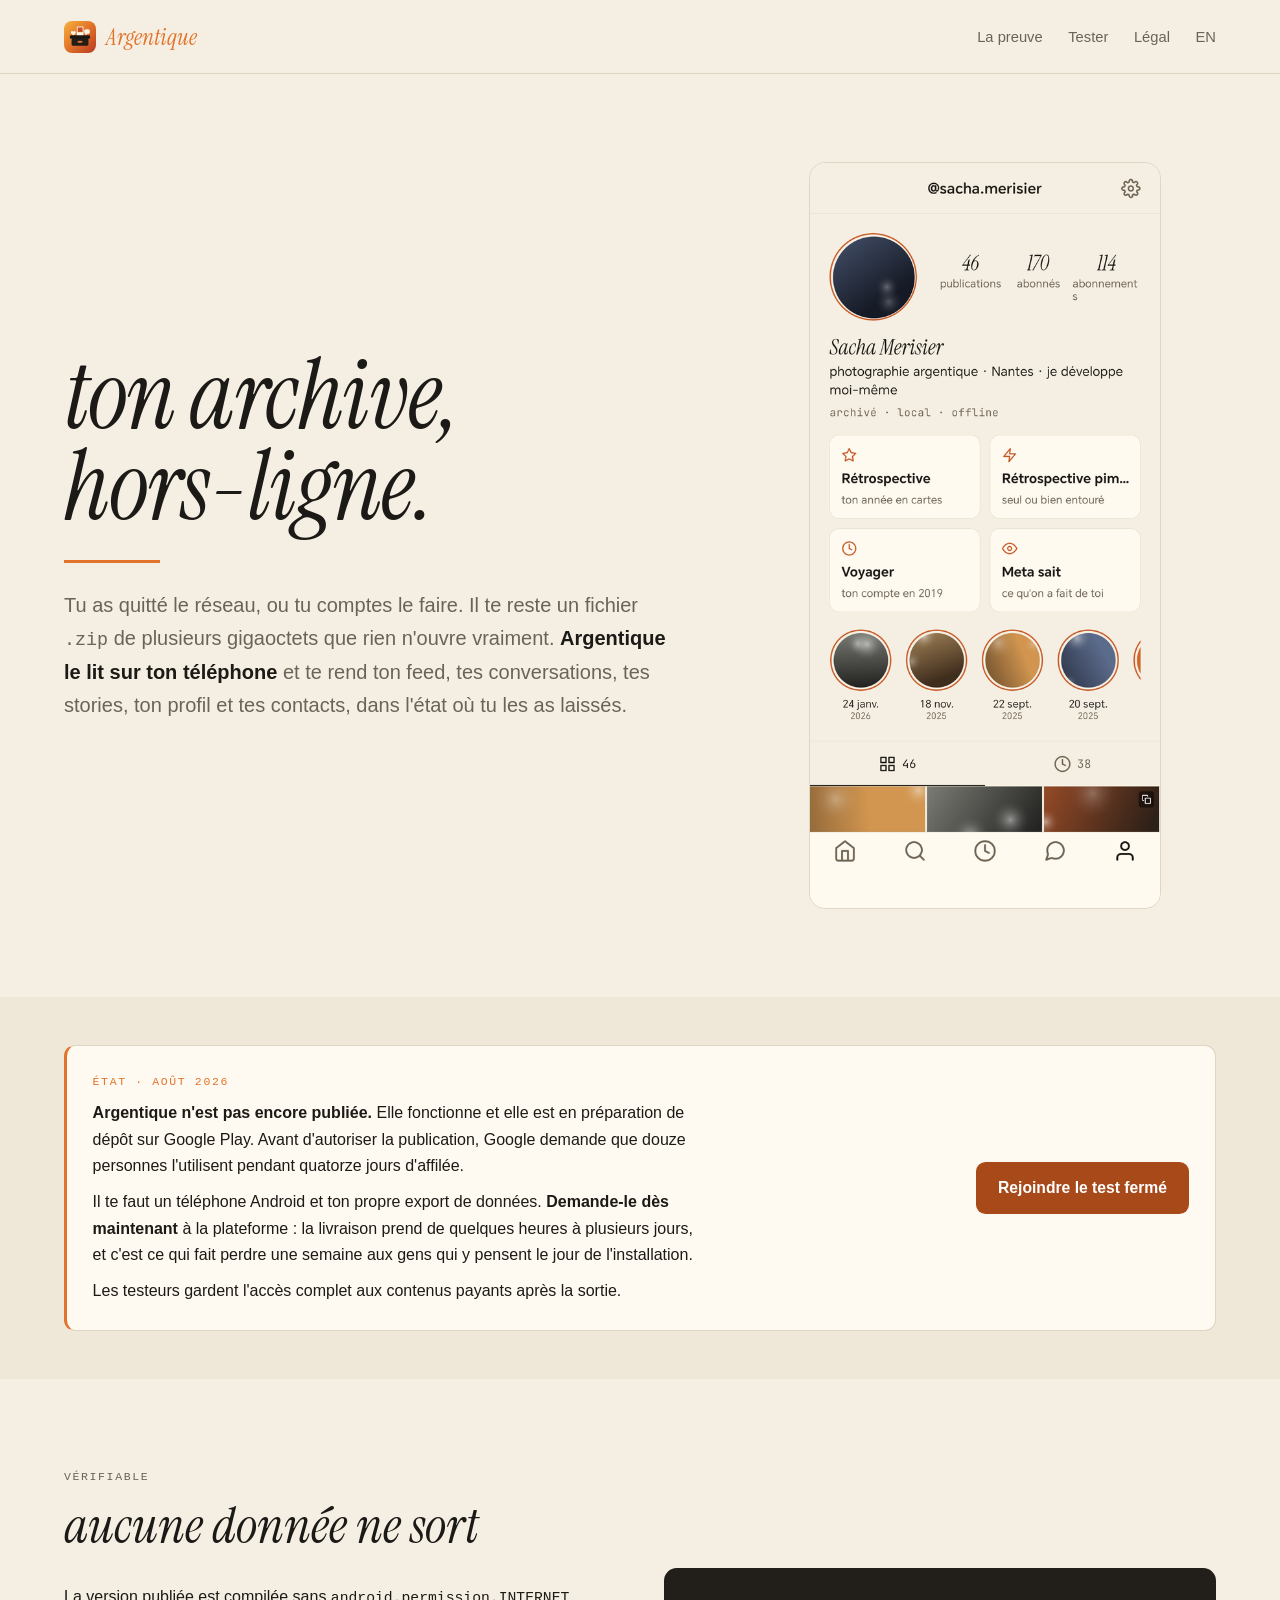
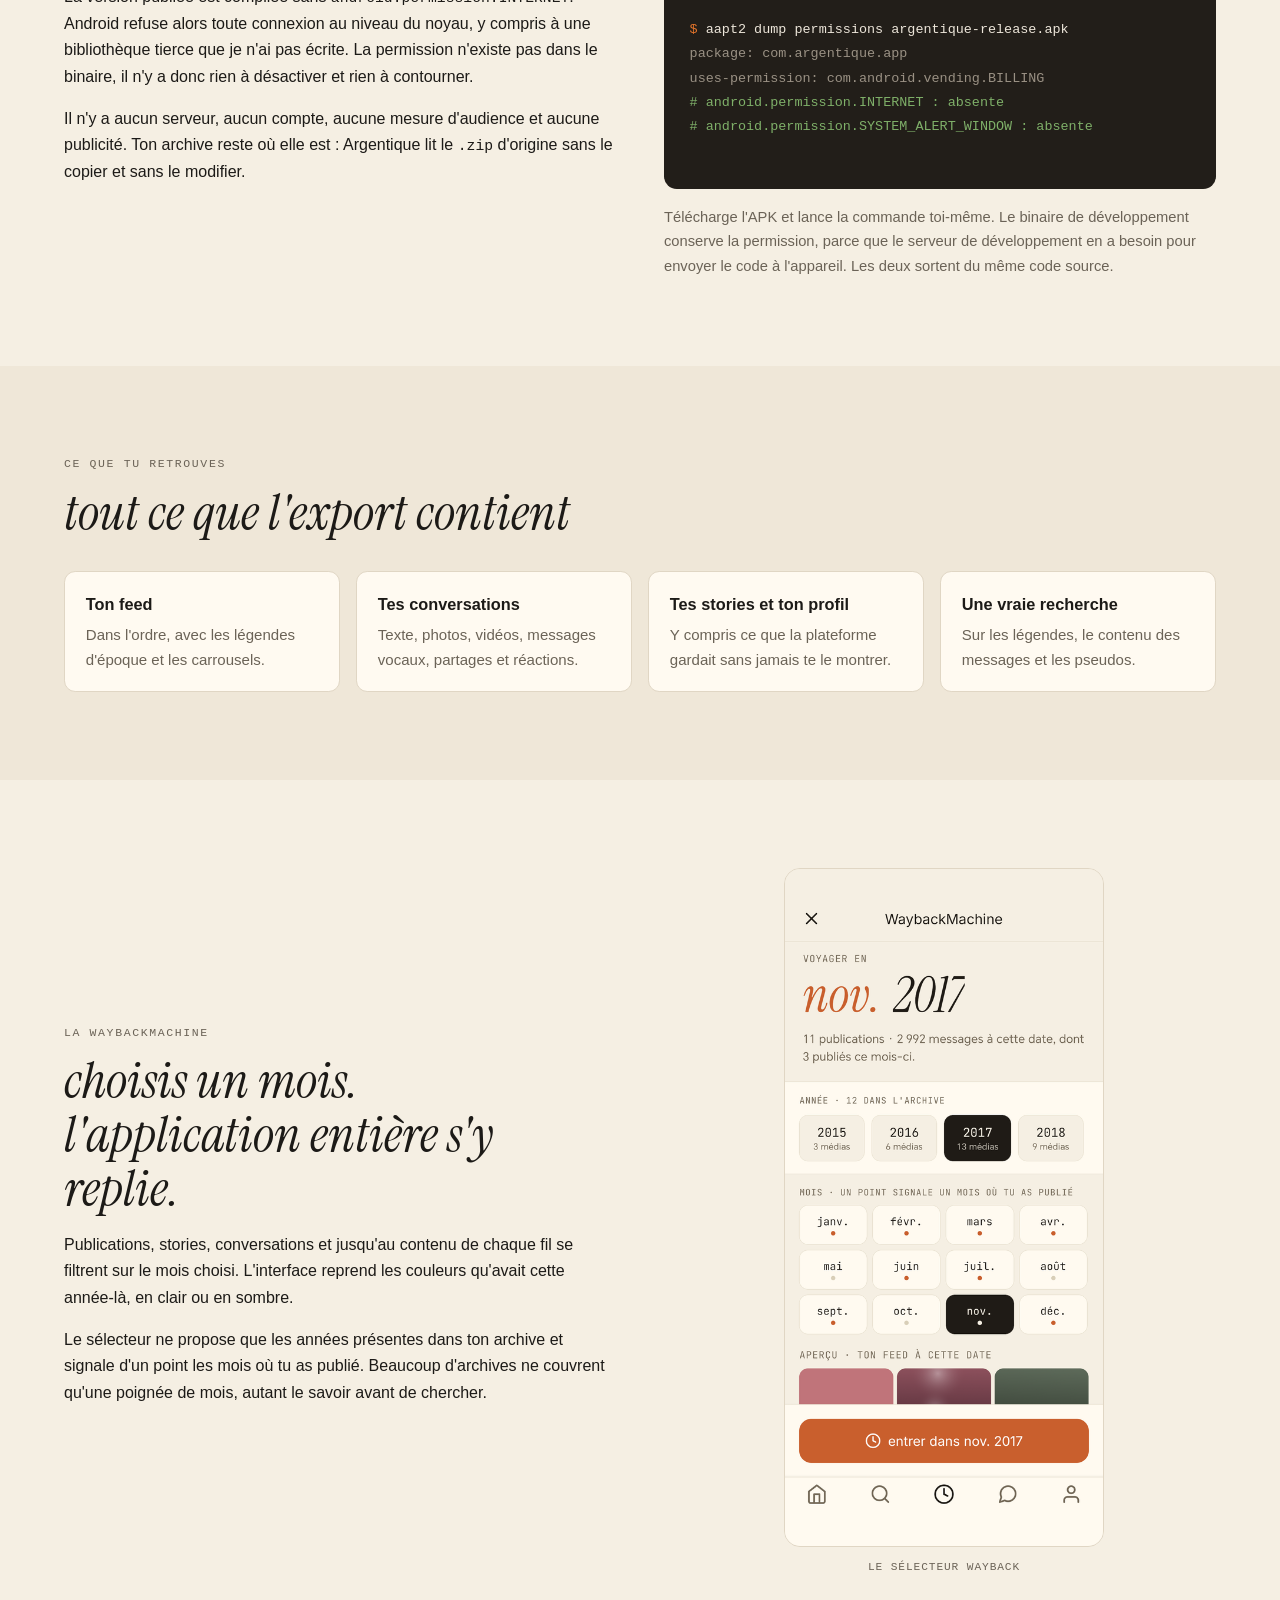
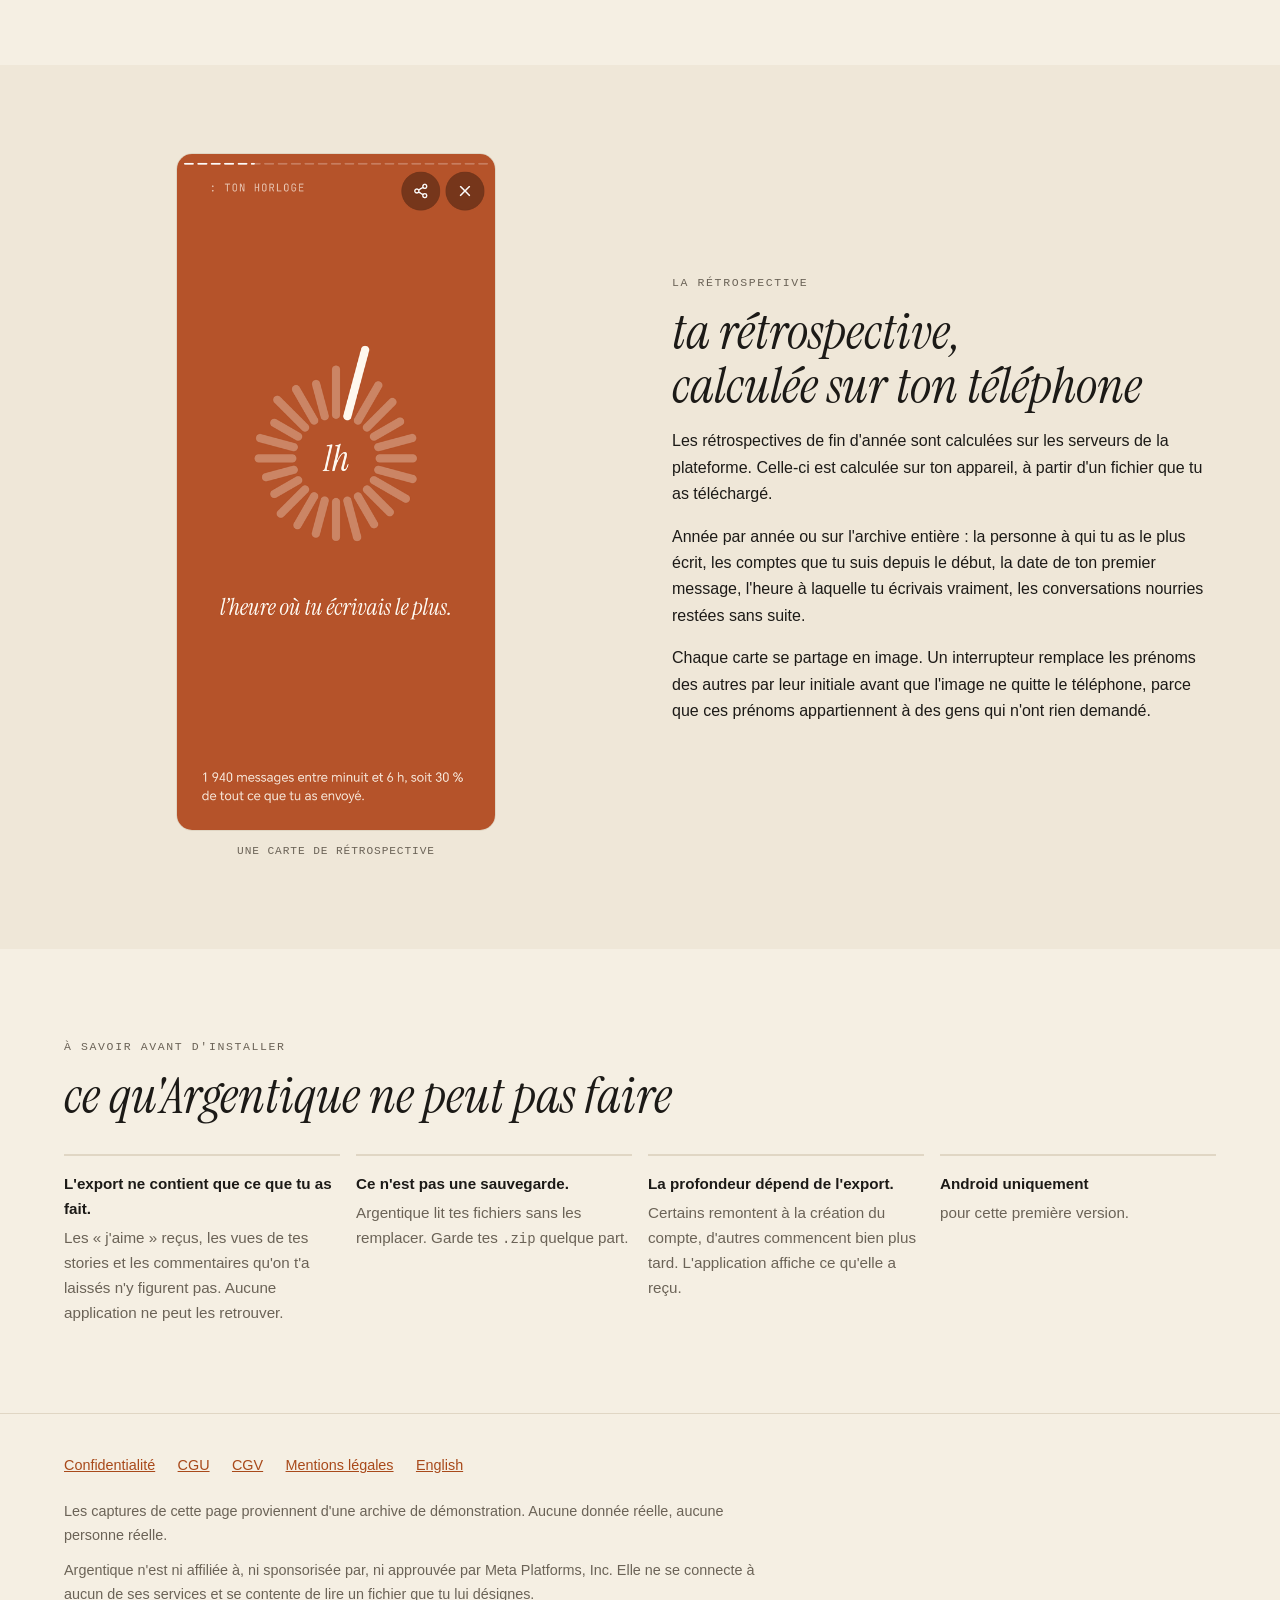
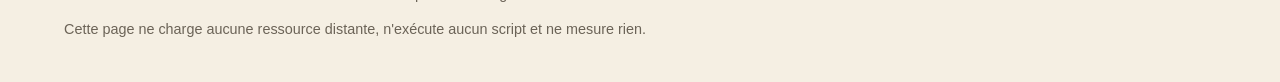
<file: index.html>
<!doctype html>
<html lang="fr">
<head>
<meta charset="utf-8">
<meta name="viewport" content="width=device-width, initial-scale=1">
<title>Argentique : ton archive de réseau social, hors-ligne</title>
<meta name="description" content="Argentique lit l'export de données que tu télécharges et te rend ton feed, tes conversations, tes stories et ta rétrospective. Sur ton téléphone, sans compte et sans connexion. La version publiée est compilée sans la permission Android d'accès à Internet.">
<link rel="stylesheet" href="accueil.css">
<link rel="icon" href="img/favicon.png" type="image/png">
<link rel="apple-touch-icon" href="img/apple-touch-icon.png">
<meta property="og:type" content="website">
<meta property="og:title" content="Argentique : ton archive, hors-ligne">
<meta property="og:description" content="Lis ton export de données sur ton téléphone. Aucun compte, aucun serveur, et pas même la permission d'accès à Internet.">
<meta property="og:image" content="img/og.png">
<meta name="twitter:card" content="summary_large_image">
</head>
<body>

<header class="top">
  <div class="page">
    <a class="brand" href="./"><img src="img/icon.png" alt="" width="32" height="32">Argentique</a>
    <nav>
      <a href="#preuve">La preuve</a>
      <a href="#tester">Tester</a>
      <a href="legal/">Légal</a>
      <a href="en/">EN</a>
    </nav>
  </div>
</header>

<main>

<section class="band hero">
  <div class="page">
    <div>
      <h1>ton archive,<br>hors-ligne.</h1>
      <hr class="rule-accent">
      <p class="lede">
        Tu as quitté le réseau, ou tu comptes le faire. Il te reste un fichier
        <code>.zip</code> de plusieurs gigaoctets que rien n'ouvre vraiment.
        <strong>Argentique le lit sur ton téléphone</strong> et te rend ton feed,
        tes conversations, tes stories, ton profil et tes contacts, dans l'état
        où tu les as laissés.
      </p>
    </div>
    <figure class="hero-shot">
      <img src="img/ecran-profil.png" alt="L'écran de profil d'Argentique : publications, abonnés, et l'accès aux quatre fonctionnalités." width="540" height="1149">
    </figure>
  </div>
</section>

<!-- ─── Le bandeau d'état ────────────────────────────────────────────────
     Il dit où en est le projet au lieu d'afficher un bouton de téléchargement
     qui ne mène nulle part. Tant que l'application n'est pas publiée, le travail
     de cette page est de recruter des testeurs. -->
<section class="band alt tight">
  <div class="page">
    <div class="status" id="tester">
      <div class="status-text">
        <p class="label">état · août 2026</p>
        <p>
          <strong>Argentique n'est pas encore publiée.</strong> Elle fonctionne et
          elle est en préparation de dépôt sur Google Play. Avant d'autoriser la
          publication, Google demande que douze personnes l'utilisent pendant
          quatorze jours d'affilée.
        </p>
        <p>
          Il te faut un téléphone Android et ton propre export de données.
          <strong>Demande-le dès maintenant</strong> à la plateforme : la
          livraison prend de quelques heures à plusieurs jours, et c'est ce qui
          fait perdre une semaine aux gens qui y pensent le jour de
          l'installation.
        </p>
        <p>
          Les testeurs gardent l'accès complet aux contenus payants après la
          sortie.
        </p>
      </div>
      <a class="cta" href="mailto:noah.baron.pro@proton.me?subject=Je%20veux%20tester%20Argentique">Rejoindre le test fermé</a>
    </div>
  </div>
</section>

<!-- ─── La preuve ────────────────────────────────────────────────────────
     La section qui distingue le produit de tout ce qui lui ressemble : une
     affirmation que le lecteur peut réfuter lui-même, sur le binaire publié,
     sans avoir à faire confiance à qui que ce soit. -->
<section class="band" id="preuve">
  <div class="page">
    <p class="eyebrow">vérifiable</p>
    <h2>aucune donnée ne sort</h2>

    <div class="proof-grid">
      <div>
        <p>
          La version publiée est compilée sans
          <code>android.permission.INTERNET</code>. Android refuse alors toute
          connexion au niveau du noyau, y compris à une bibliothèque tierce que
          je n'ai pas écrite. La permission n'existe pas dans le binaire, il n'y
          a donc rien à désactiver et rien à contourner.
        </p>
        <p>
          Il n'y a aucun serveur, aucun compte, aucune mesure d'audience et
          aucune publicité. Ton archive reste où elle est : Argentique lit le
          <code>.zip</code> d'origine sans le copier et sans le modifier.
        </p>
      </div>

      <div>
        <div class="proof">
<span class="prompt">$</span> aapt2 dump permissions argentique-release.apk
<span class="out">package: com.argentique.app</span>
<span class="out">uses-permission: com.android.vending.BILLING</span>
<span class="hit"># android.permission.INTERNET : absente</span>
<span class="hit"># android.permission.SYSTEM_ALERT_WINDOW : absente</span>
        </div>
        <p class="proof-note">
          Télécharge l'APK et lance la commande toi-même. Le binaire de
          développement conserve la permission, parce que le serveur de
          développement en a besoin pour envoyer le code à l'appareil. Les deux
          sortent du même code source.
        </p>
      </div>
    </div>
  </div>
</section>

<!-- ─── Ce qu'on retrouve ──────────────────────────────────────────────── -->
<section class="band alt">
  <div class="page">
    <p class="eyebrow">ce que tu retrouves</p>
    <h2>tout ce que l'export contient</h2>

    <ul class="features">
      <li>
        <h3>Ton feed</h3>
        <p>Dans l'ordre, avec les légendes d'époque et les carrousels.</p>
      </li>
      <li>
        <h3>Tes conversations</h3>
        <p>Texte, photos, vidéos, messages vocaux, partages et réactions.</p>
      </li>
      <li>
        <h3>Tes stories et ton profil</h3>
        <p>Y compris ce que la plateforme gardait sans jamais te le montrer.</p>
      </li>
      <li>
        <h3>Une vraie recherche</h3>
        <p>Sur les légendes, le contenu des messages et les pseudos.</p>
      </li>
    </ul>
  </div>
</section>

<!-- ─── WaybackMachine ──────────────────────────────────────────────────
     Aucune année n'est nommée ici, et c'est délibéré : la profondeur d'une
     archive dépend de ce que l'export contient, pas de l'application. Promettre
     « revis ton 2016 » tromperait tous ceux dont l'archive commence plus tard. -->
<section class="band">
  <div class="page split">
    <div>
      <p class="eyebrow">la waybackmachine</p>
      <h2>choisis un mois.<br>l'application entière s'y replie.</h2>
      <p>
        Publications, stories, conversations et jusqu'au contenu de chaque fil se
        filtrent sur le mois choisi. L'interface reprend les couleurs qu'avait
        cette année-là, en clair ou en sombre.
      </p>
      <p>
        Le sélecteur ne propose que les années présentes dans ton archive et
        signale d'un point les mois où tu as publié. Beaucoup d'archives ne
        couvrent qu'une poignée de mois, autant le savoir avant de chercher.
      </p>
    </div>
    <figure>
      <img src="img/ecran-wayback.png" alt="Le sélecteur de la WaybackMachine : les années présentes dans l'archive et les mois habités." width="540" height="1149" loading="lazy">
      <figcaption>Le sélecteur Wayback</figcaption>
    </figure>
  </div>
</section>

<!-- ─── Rétrospective ─────────────────────────────────────────────────── -->
<section class="band alt">
  <div class="page split reverse">
    <div>
      <p class="eyebrow">la rétrospective</p>
      <h2>ta rétrospective,<br>calculée sur ton téléphone</h2>
      <p>
        Les rétrospectives de fin d'année sont calculées sur les serveurs de la
        plateforme. Celle-ci est calculée sur ton appareil, à partir d'un fichier
        que tu as téléchargé.
      </p>
      <p>
        Année par année ou sur l'archive entière : la personne à qui tu as le plus
        écrit, les comptes que tu suis depuis le début, la date de ton premier
        message, l'heure à laquelle tu écrivais vraiment, les conversations
        nourries restées sans suite.
      </p>
      <p>
        Chaque carte se partage en image. Un interrupteur remplace les prénoms des
        autres par leur initiale avant que l'image ne quitte le téléphone, parce
        que ces prénoms appartiennent à des gens qui n'ont rien demandé.
      </p>
    </div>
    <figure>
      <img src="img/ecran-retrospective.png" alt="Une carte de rétrospective montrant l'heure à laquelle l'utilisateur écrivait le plus." width="540" height="1149" loading="lazy">
      <figcaption>Une carte de rétrospective</figcaption>
    </figure>
  </div>
</section>

<!-- ─── Les limites ─────────────────────────────────────────────────────
     Cette section n'est pas de la modestie. C'est ce qui rend le reste
     crédible. -->
<section class="band">
  <div class="page">
    <p class="eyebrow">à savoir avant d'installer</p>
    <h2>ce qu'Argentique ne peut pas faire</h2>

    <ul class="limits">
      <li>
        <strong>L'export ne contient que ce que tu as fait.</strong>
        Les « j'aime » reçus, les vues de tes stories et les commentaires qu'on
        t'a laissés n'y figurent pas. Aucune application ne peut les retrouver.
      </li>
      <li>
        <strong>Ce n'est pas une sauvegarde.</strong>
        Argentique lit tes fichiers sans les remplacer. Garde tes
        <code>.zip</code> quelque part.
      </li>
      <li>
        <strong>La profondeur dépend de l'export.</strong>
        Certains remontent à la création du compte, d'autres commencent bien plus
        tard. L'application affiche ce qu'elle a reçu.
      </li>
      <li>
        <strong>Android uniquement</strong>
        pour cette première version.
      </li>
    </ul>
  </div>
</section>

</main>

<footer>
  <div class="page">
    <nav>
      <a href="legal/confidentialite.html">Confidentialité</a>
      <a href="legal/cgu.html">CGU</a>
      <a href="legal/cgv.html">CGV</a>
      <a href="legal/mentions-legales.html">Mentions légales</a>
      <a href="en/">English</a>
    </nav>
    <p>
      Les captures de cette page proviennent d'une archive de démonstration.
      Aucune donnée réelle, aucune personne réelle.
    </p>
    <p>
      Argentique n'est ni affiliée à, ni sponsorisée par, ni approuvée par Meta
      Platforms, Inc. Elle ne se connecte à aucun de ses services et se contente
      de lire un fichier que tu lui désignes.
    </p>
    <p>
      Cette page ne charge aucune ressource distante, n'exécute aucun script et
      ne mesure rien.
    </p>
  </div>
</footer>

</body>
</html>
</file>
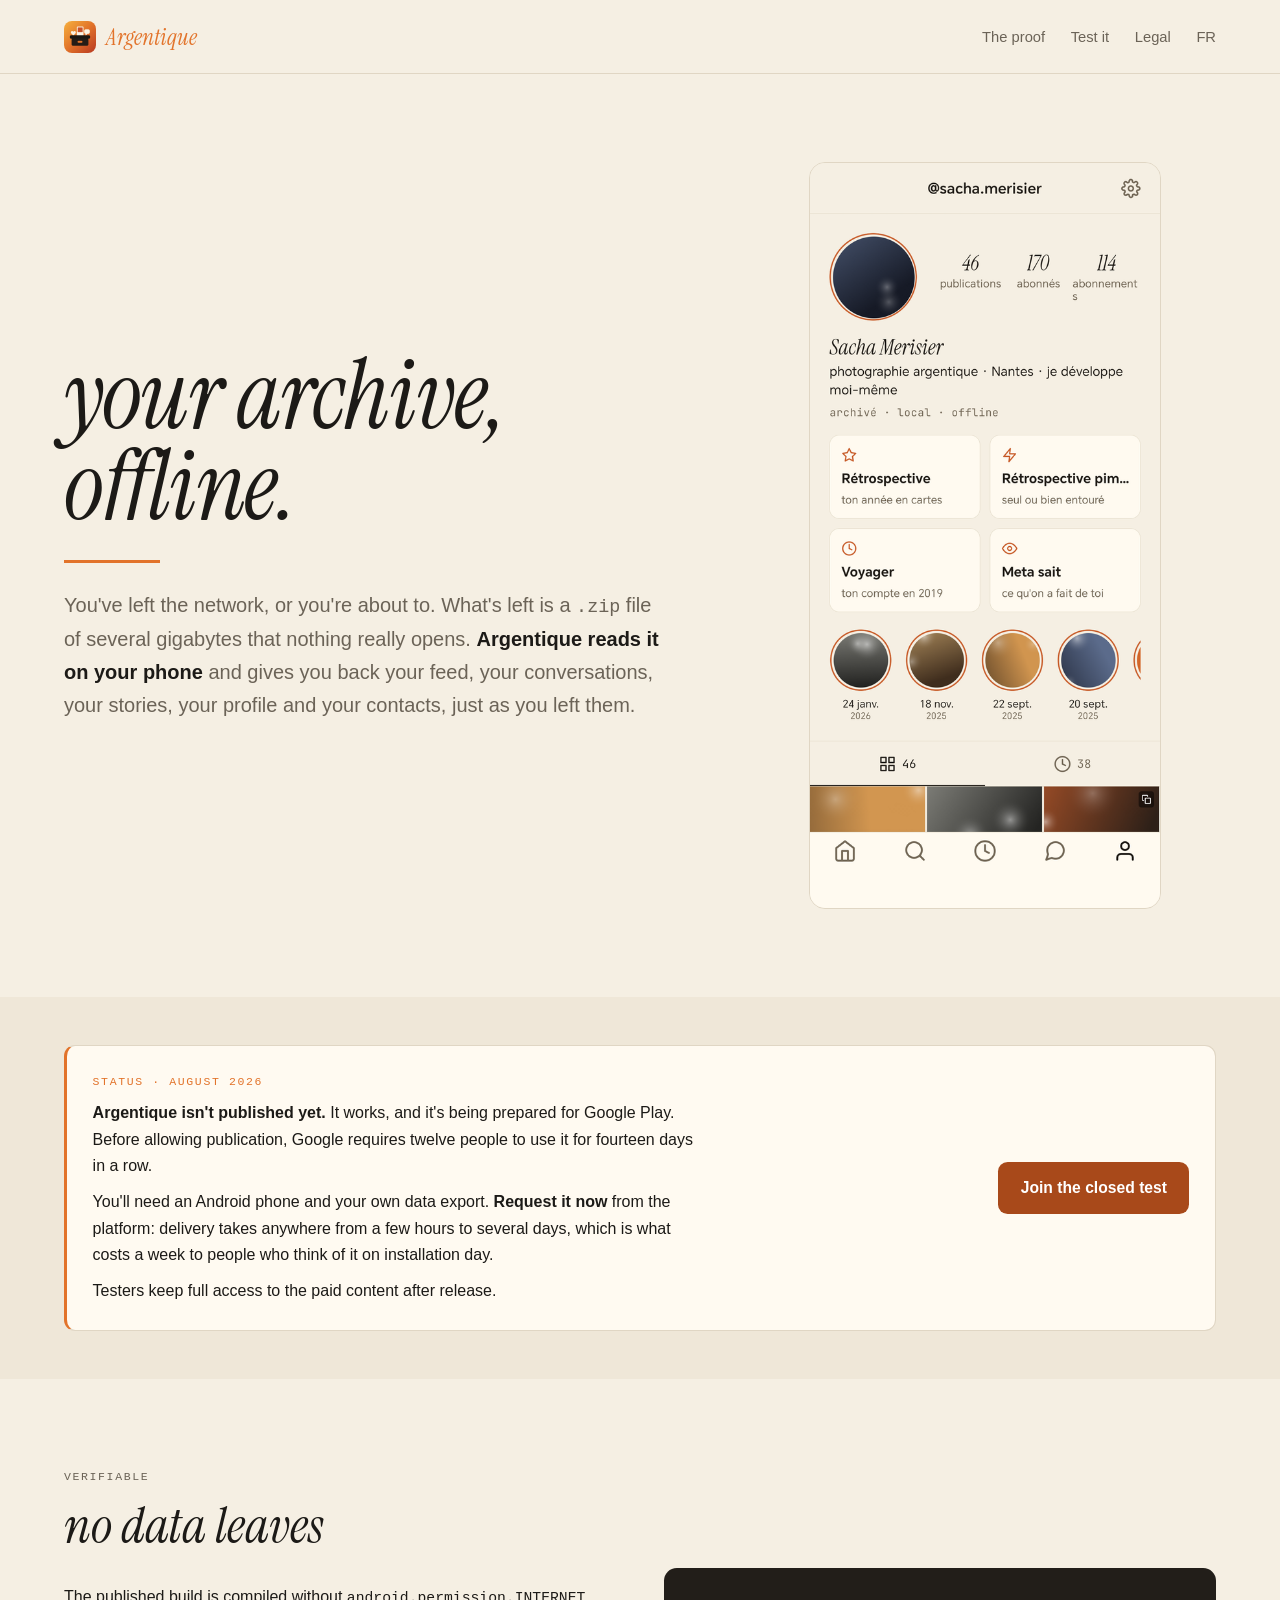
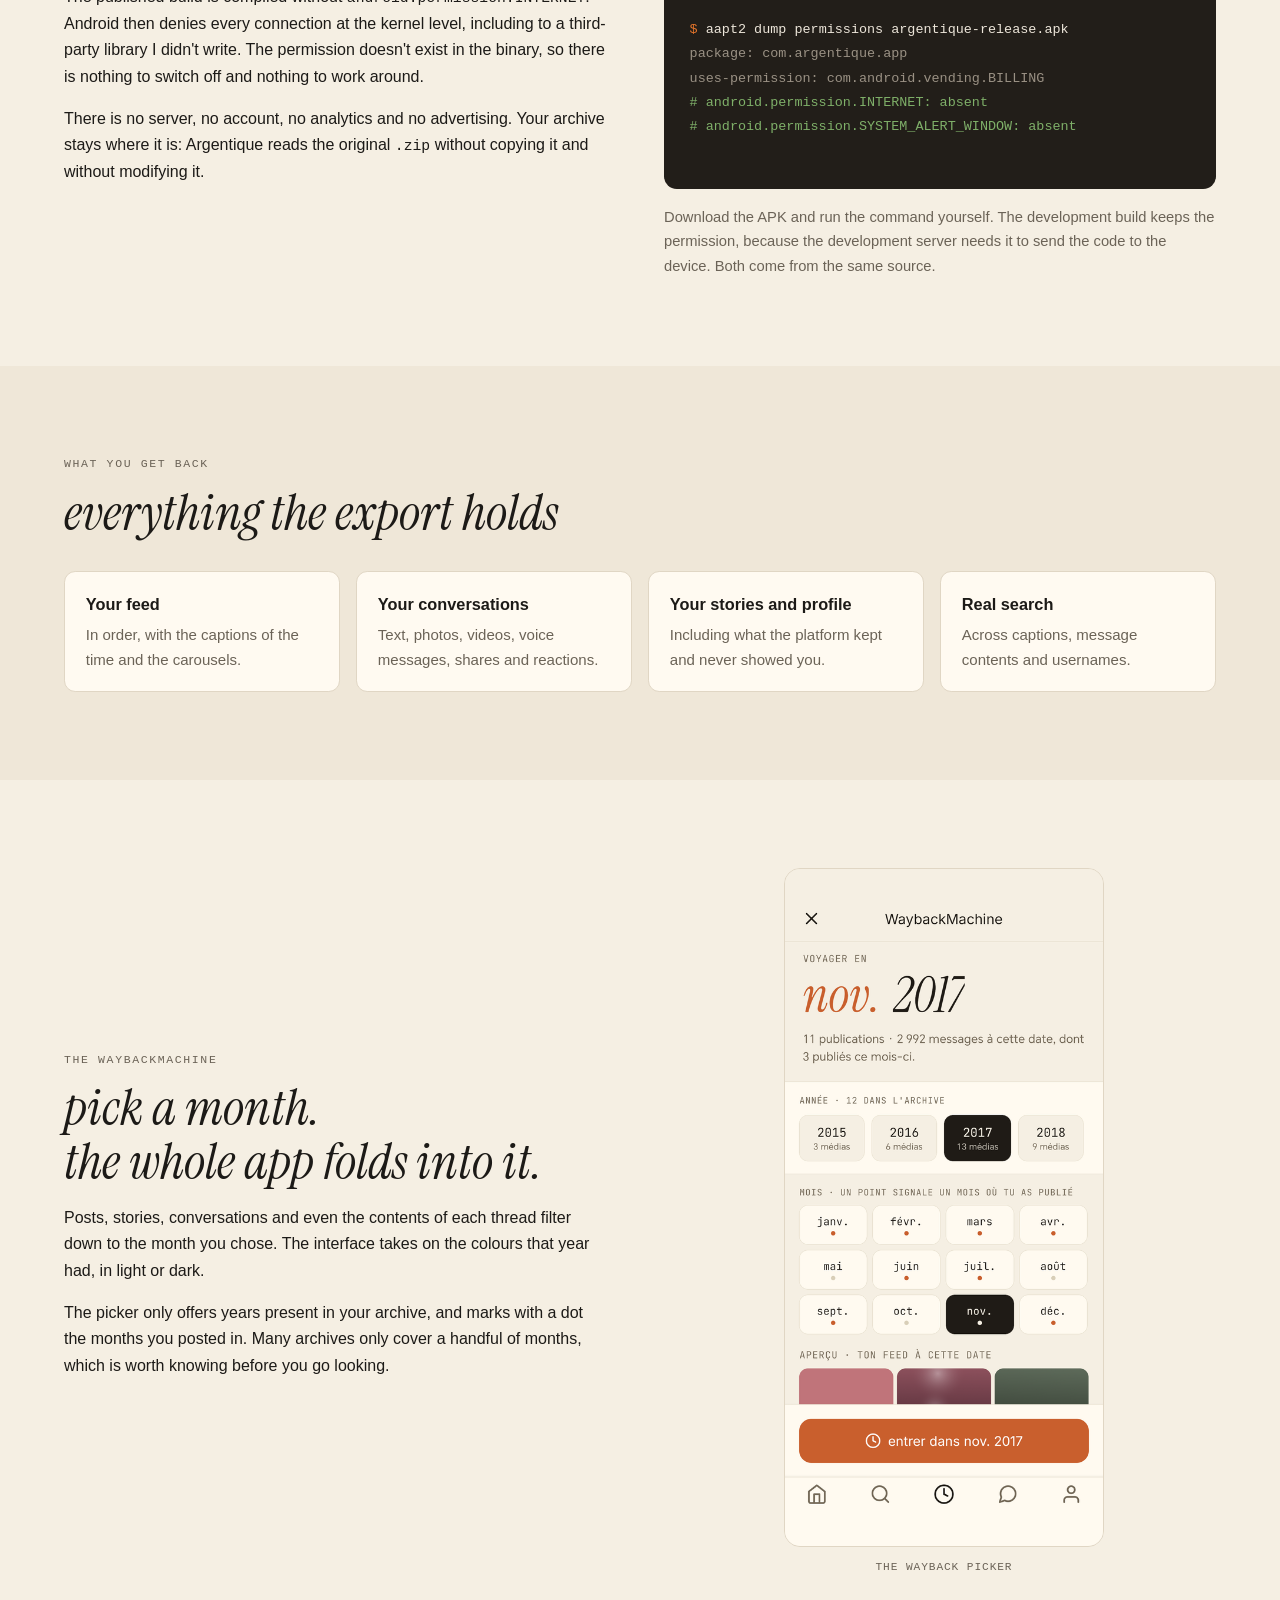
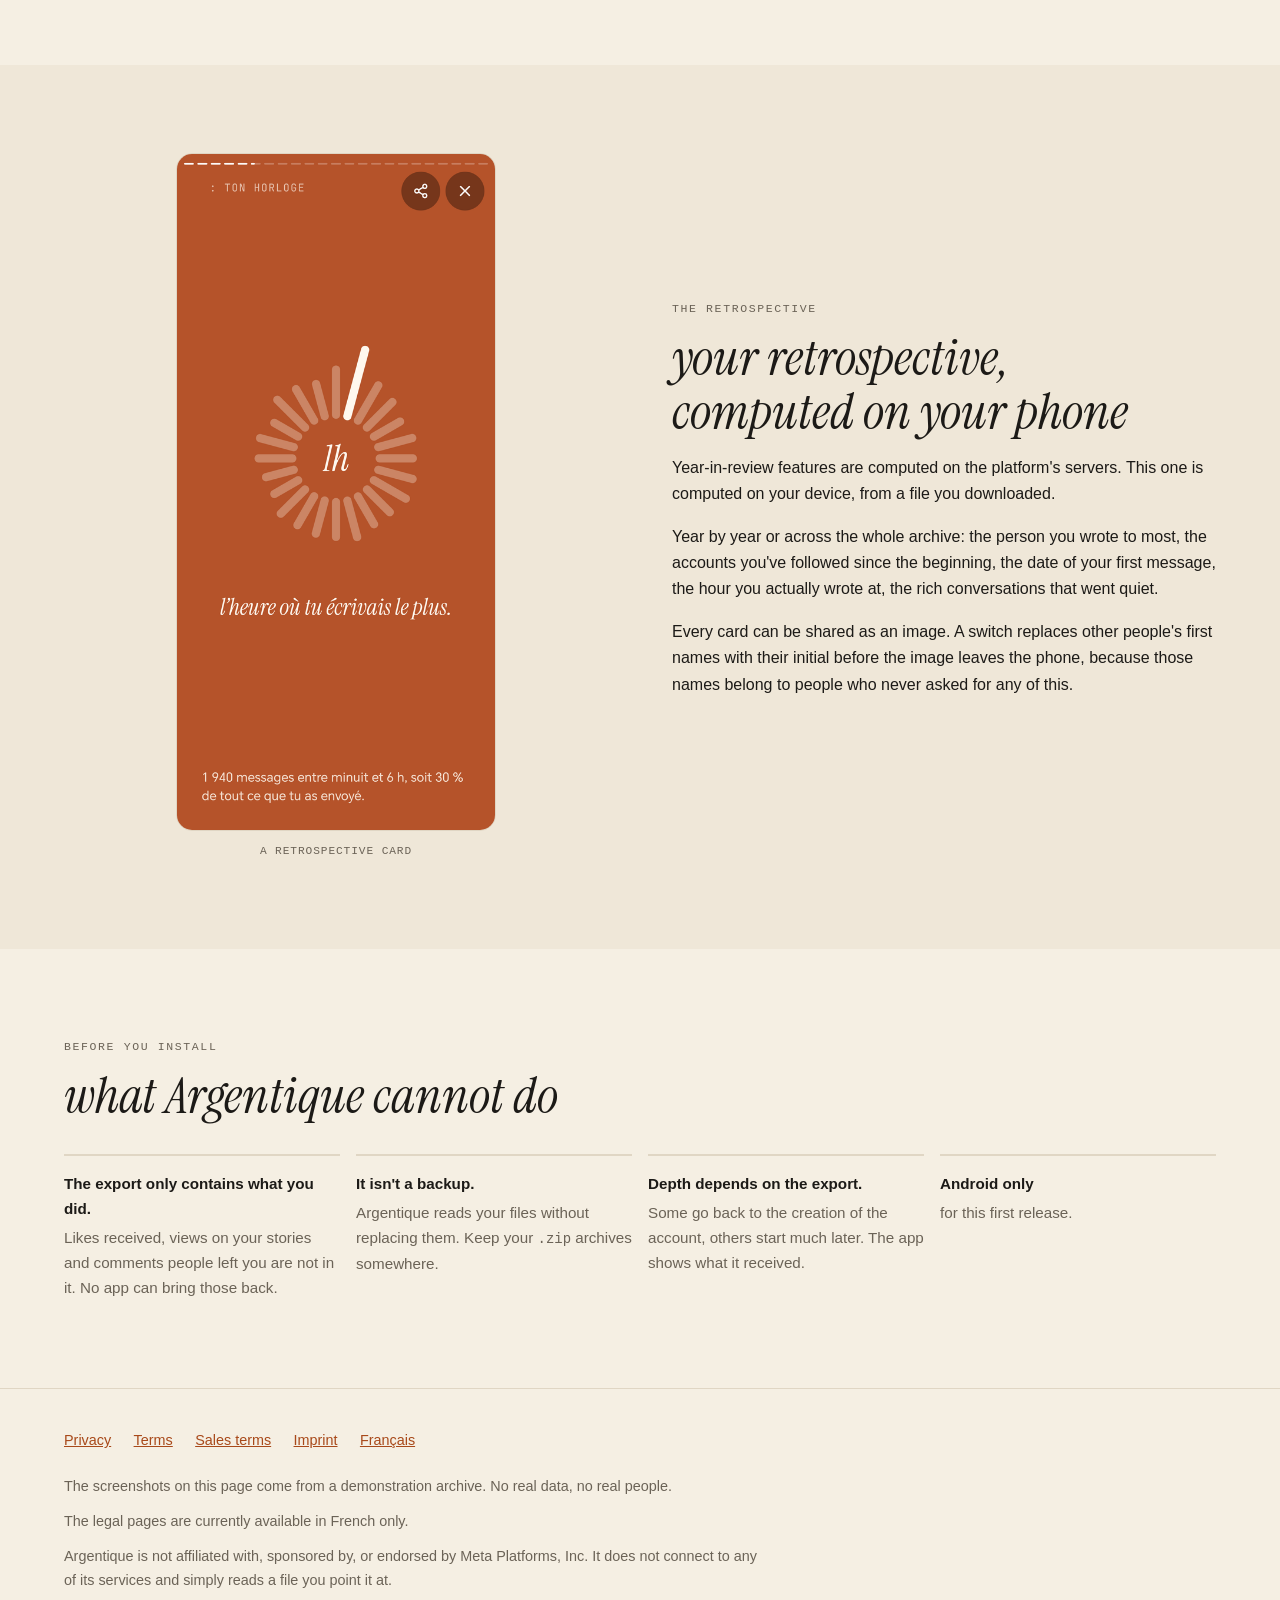
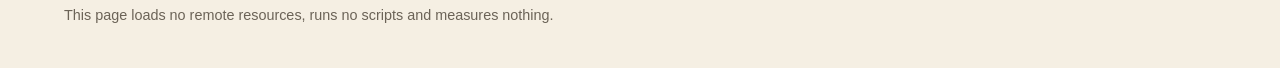
<file: en/index.html>
<!doctype html>
<html lang="en">
<head>
<meta charset="utf-8">
<meta name="viewport" content="width=device-width, initial-scale=1">
<title>Argentique: your social archive, offline</title>
<meta name="description" content="Argentique reads the data export you download and gives you back your feed, your conversations, your stories and your retrospective. On your phone, with no account and no connection. The published build is compiled without Android's internet permission.">
<!-- La feuille de style vit à la racine : les url() qu'elle contient se
     résolvent par rapport à elle, les polices sont donc trouvées sans copie. -->
<link rel="stylesheet" href="../accueil.css">
<link rel="icon" href="../img/favicon.png" type="image/png">
<link rel="apple-touch-icon" href="../img/apple-touch-icon.png">
<meta property="og:type" content="website">
<meta property="og:title" content="Argentique: your archive, offline">
<meta property="og:description" content="Read your data export on your phone. No account, no server, and not even permission to reach the internet.">
<meta property="og:image" content="../img/og.png">
<meta name="twitter:card" content="summary_large_image">
</head>
<body>

<header class="top">
  <div class="page">
    <a class="brand" href="./"><img src="../img/icon.png" alt="" width="32" height="32">Argentique</a>
    <nav>
      <a href="#proof">The proof</a>
      <a href="#tester">Test it</a>
      <a href="../legal/">Legal</a>
      <a href="../">FR</a>
    </nav>
  </div>
</header>

<main>

<section class="band hero">
  <div class="page">
    <div>
      <h1>your archive,<br>offline.</h1>
      <hr class="rule-accent">
      <p class="lede">
        You've left the network, or you're about to. What's left is a
        <code>.zip</code> file of several gigabytes that nothing really opens.
        <strong>Argentique reads it on your phone</strong> and gives you back your
        feed, your conversations, your stories, your profile and your contacts,
        just as you left them.
      </p>
    </div>
    <figure class="hero-shot">
      <img src="../img/ecran-profil.png" alt="Argentique's profile screen: posts, followers, and access to the four features." width="540" height="1149">
    </figure>
  </div>
</section>

<section class="band alt tight">
  <div class="page">
    <div class="status" id="tester">
      <div class="status-text">
        <p class="label">status · august 2026</p>
        <p>
          <strong>Argentique isn't published yet.</strong> It works, and it's
          being prepared for Google Play. Before allowing publication, Google
          requires twelve people to use it for fourteen days in a row.
        </p>
        <p>
          You'll need an Android phone and your own data export.
          <strong>Request it now</strong> from the platform: delivery takes
          anywhere from a few hours to several days, which is what costs a week
          to people who think of it on installation day.
        </p>
        <p>
          Testers keep full access to the paid content after release.
        </p>
      </div>
      <a class="cta" href="mailto:noah.baron.pro@proton.me?subject=I%20want%20to%20test%20Argentique">Join the closed test</a>
    </div>
  </div>
</section>

<section class="band" id="proof">
  <div class="page">
    <p class="eyebrow">verifiable</p>
    <h2>no data leaves</h2>

    <div class="proof-grid">
      <div>
        <p>
          The published build is compiled without
          <code>android.permission.INTERNET</code>. Android then denies every
          connection at the kernel level, including to a third-party library I
          didn't write. The permission doesn't exist in the binary, so there is
          nothing to switch off and nothing to work around.
        </p>
        <p>
          There is no server, no account, no analytics and no advertising. Your
          archive stays where it is: Argentique reads the original
          <code>.zip</code> without copying it and without modifying it.
        </p>
      </div>

      <div>
        <div class="proof">
<span class="prompt">$</span> aapt2 dump permissions argentique-release.apk
<span class="out">package: com.argentique.app</span>
<span class="out">uses-permission: com.android.vending.BILLING</span>
<span class="hit"># android.permission.INTERNET: absent</span>
<span class="hit"># android.permission.SYSTEM_ALERT_WINDOW: absent</span>
        </div>
        <p class="proof-note">
          Download the APK and run the command yourself. The development build
          keeps the permission, because the development server needs it to send
          the code to the device. Both come from the same source.
        </p>
      </div>
    </div>
  </div>
</section>

<section class="band alt">
  <div class="page">
    <p class="eyebrow">what you get back</p>
    <h2>everything the export holds</h2>

    <ul class="features">
      <li>
        <h3>Your feed</h3>
        <p>In order, with the captions of the time and the carousels.</p>
      </li>
      <li>
        <h3>Your conversations</h3>
        <p>Text, photos, videos, voice messages, shares and reactions.</p>
      </li>
      <li>
        <h3>Your stories and profile</h3>
        <p>Including what the platform kept and never showed you.</p>
      </li>
      <li>
        <h3>Real search</h3>
        <p>Across captions, message contents and usernames.</p>
      </li>
    </ul>
  </div>
</section>

<section class="band">
  <div class="page split">
    <div>
      <p class="eyebrow">the waybackmachine</p>
      <h2>pick a month.<br>the whole app folds into it.</h2>
      <p>
        Posts, stories, conversations and even the contents of each thread filter
        down to the month you chose. The interface takes on the colours that year
        had, in light or dark.
      </p>
      <p>
        The picker only offers years present in your archive, and marks with a dot
        the months you posted in. Many archives only cover a handful of months,
        which is worth knowing before you go looking.
      </p>
    </div>
    <figure>
      <img src="../img/ecran-wayback.png" alt="The WaybackMachine picker: years present in the archive and the months lived in." width="540" height="1149" loading="lazy">
      <figcaption>The Wayback picker</figcaption>
    </figure>
  </div>
</section>

<section class="band alt">
  <div class="page split reverse">
    <div>
      <p class="eyebrow">the retrospective</p>
      <h2>your retrospective,<br>computed on your phone</h2>
      <p>
        Year-in-review features are computed on the platform's servers. This one
        is computed on your device, from a file you downloaded.
      </p>
      <p>
        Year by year or across the whole archive: the person you wrote to most,
        the accounts you've followed since the beginning, the date of your first
        message, the hour you actually wrote at, the rich conversations that went
        quiet.
      </p>
      <p>
        Every card can be shared as an image. A switch replaces other people's
        first names with their initial before the image leaves the phone, because
        those names belong to people who never asked for any of this.
      </p>
    </div>
    <figure>
      <img src="../img/ecran-retrospective.png" alt="A retrospective card showing the hour at which the user wrote the most." width="540" height="1149" loading="lazy">
      <figcaption>A retrospective card</figcaption>
    </figure>
  </div>
</section>

<section class="band">
  <div class="page">
    <p class="eyebrow">before you install</p>
    <h2>what Argentique cannot do</h2>

    <ul class="limits">
      <li>
        <strong>The export only contains what you did.</strong>
        Likes received, views on your stories and comments people left you are
        not in it. No app can bring those back.
      </li>
      <li>
        <strong>It isn't a backup.</strong>
        Argentique reads your files without replacing them. Keep your
        <code>.zip</code> archives somewhere.
      </li>
      <li>
        <strong>Depth depends on the export.</strong>
        Some go back to the creation of the account, others start much later. The
        app shows what it received.
      </li>
      <li>
        <strong>Android only</strong>
        for this first release.
      </li>
    </ul>
  </div>
</section>

</main>

<footer>
  <div class="page">
    <nav>
      <a href="../legal/confidentialite.html">Privacy</a>
      <a href="../legal/cgu.html">Terms</a>
      <a href="../legal/cgv.html">Sales terms</a>
      <a href="../legal/mentions-legales.html">Imprint</a>
      <a href="../">Français</a>
    </nav>
    <p>
      The screenshots on this page come from a demonstration archive. No real
      data, no real people.
    </p>
    <p>
      The legal pages are currently available in French only.
    </p>
    <p>
      Argentique is not affiliated with, sponsored by, or endorsed by Meta
      Platforms, Inc. It does not connect to any of its services and simply reads
      a file you point it at.
    </p>
    <p>
      This page loads no remote resources, runs no scripts and measures nothing.
    </p>
  </div>
</footer>

</body>
</html>
</file>
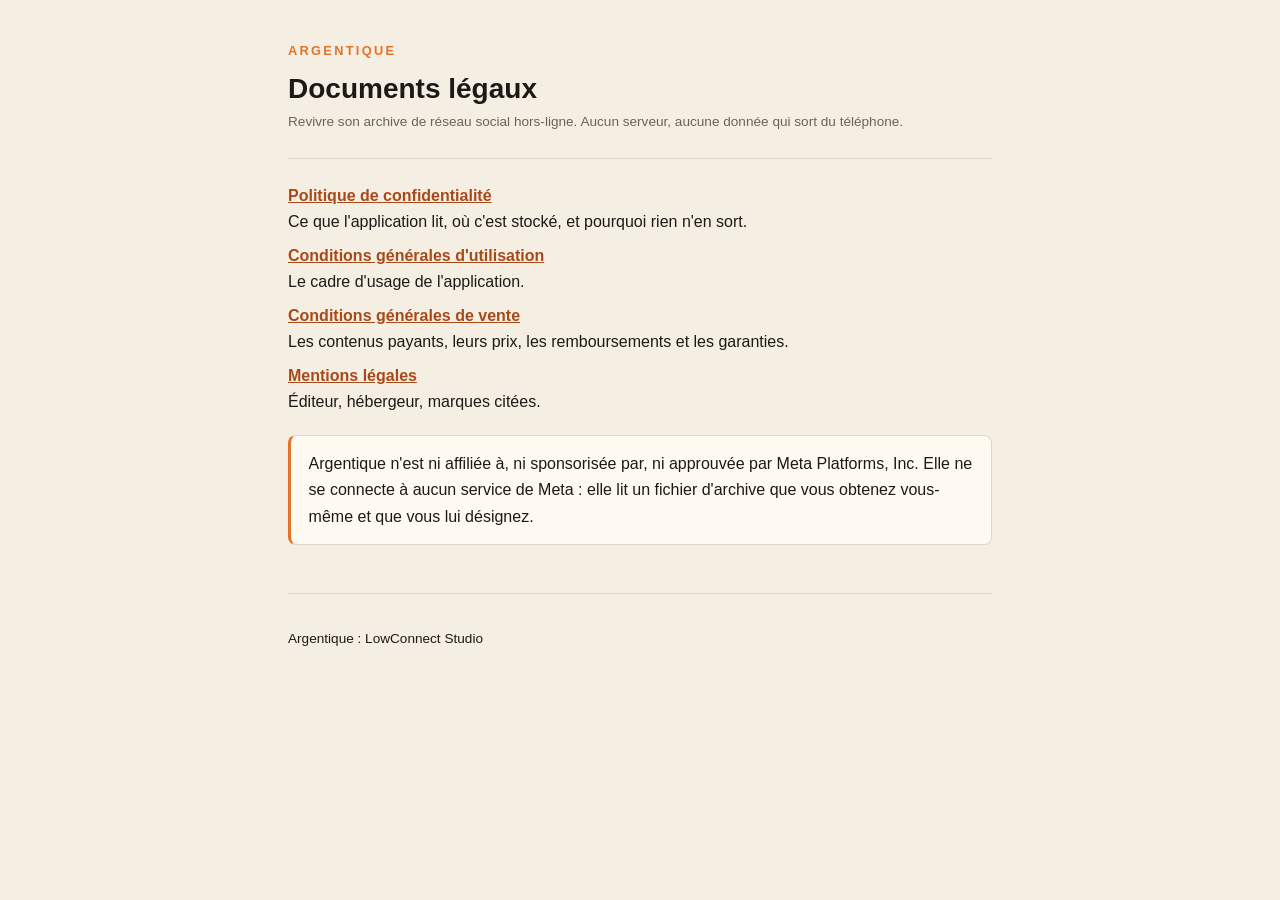
<file: legal/index.html>
<!doctype html>
<html lang="fr">
<head>
<meta charset="utf-8">
<meta name="viewport" content="width=device-width, initial-scale=1">
<title>Documents légaux : Argentique</title>
<link rel="stylesheet" href="style.css">
</head>
<body>

<header>
  <div class="brand">Argentique</div>
  <h1>Documents légaux</h1>
  <p class="updated">Revivre son archive de réseau social hors-ligne. Aucun serveur, aucune donnée qui sort du téléphone.</p>
</header>

<main>

<nav class="toc">
  <ul>
    <li><a href="confidentialite.html"><strong>Politique de confidentialité</strong></a><br>
        Ce que l'application lit, où c'est stocké, et pourquoi rien n'en sort.</li>
    <li><a href="cgu.html"><strong>Conditions générales d'utilisation</strong></a><br>
        Le cadre d'usage de l'application.</li>
    <li><a href="cgv.html"><strong>Conditions générales de vente</strong></a><br>
        Les contenus payants, leurs prix, les remboursements et les garanties.</li>
    <li><a href="mentions-legales.html"><strong>Mentions légales</strong></a><br>
        Éditeur, hébergeur, marques citées.</li>
  </ul>
</nav>

<div class="note">
  <p>
    Argentique n'est ni affiliée à, ni sponsorisée par, ni approuvée par Meta
    Platforms, Inc. Elle ne se connecte à aucun service de Meta : elle lit un
    fichier d'archive que vous obtenez vous-même et que vous lui désignez.
  </p>
</div>

</main>

<footer>
  <p>Argentique : LowConnect Studio</p>
</footer>

</body>
</html>
</file>
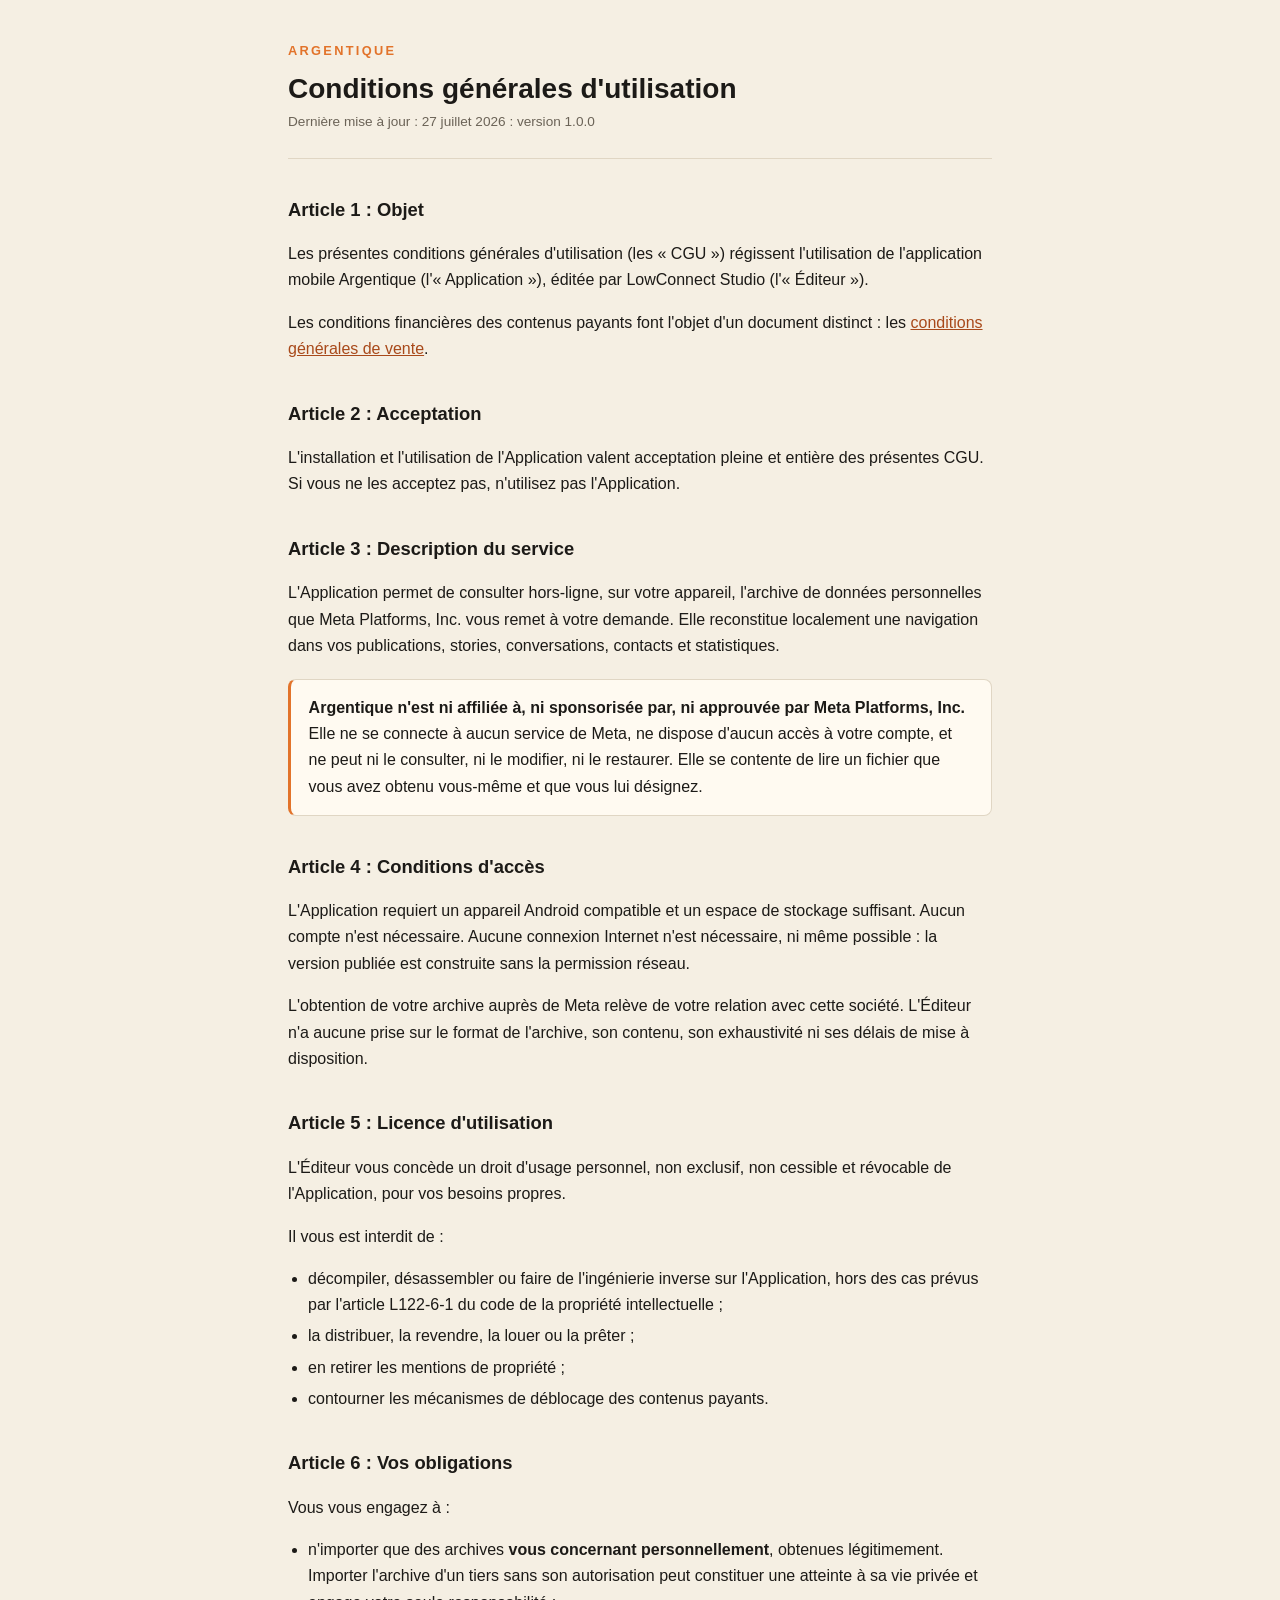
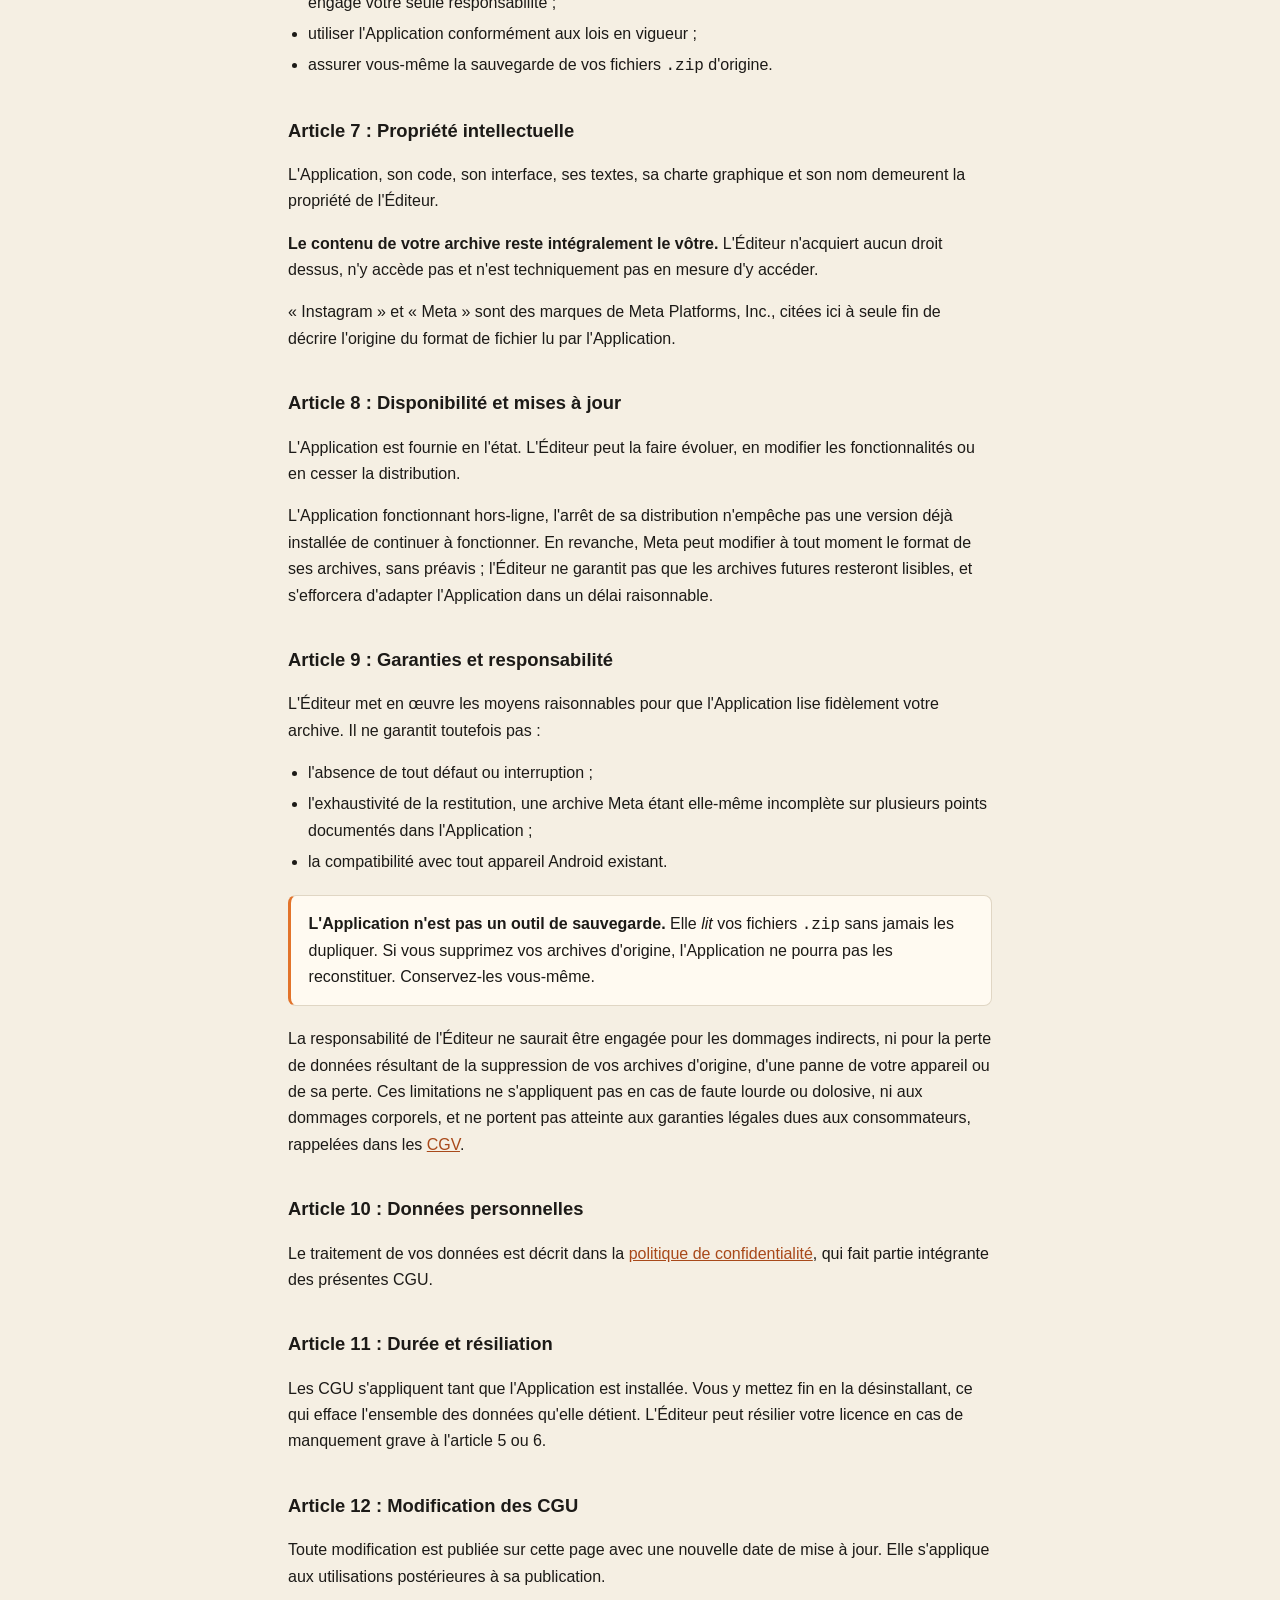
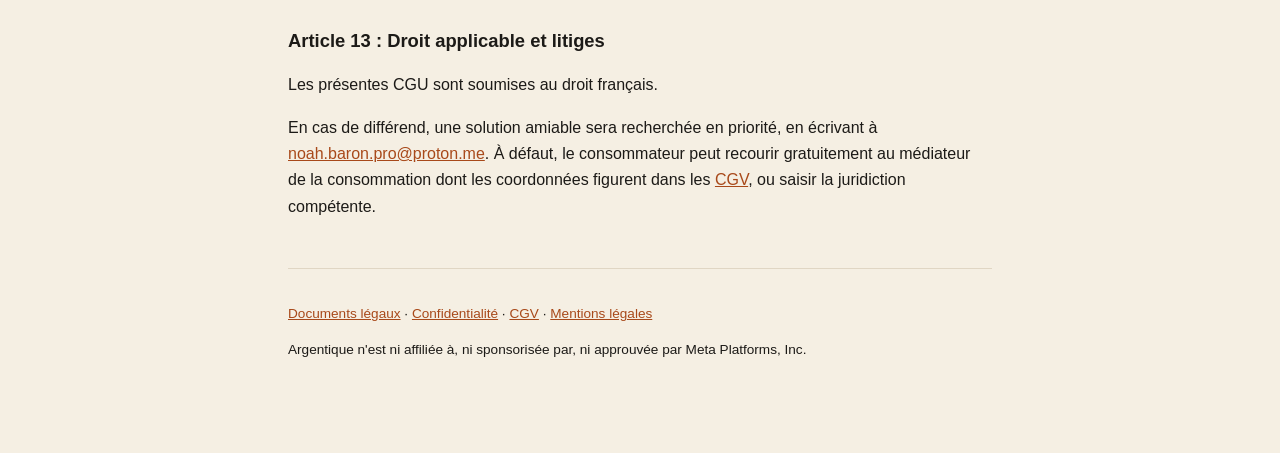
<file: legal/cgu.html>
<!doctype html>
<html lang="fr">
<head>
<meta charset="utf-8">
<meta name="viewport" content="width=device-width, initial-scale=1">
<title>Conditions générales d'utilisation, Argentique</title>
<link rel="stylesheet" href="style.css">
</head>
<body>

<header>
  <div class="brand">Argentique</div>
  <h1>Conditions générales d'utilisation</h1>
  <p class="updated">Dernière mise à jour : 27 juillet 2026 : version 1.0.0</p>
</header>

<main>

<h2>Article 1 : Objet</h2>

<p>
  Les présentes conditions générales d'utilisation (les « CGU ») régissent
  l'utilisation de l'application mobile Argentique (l'« Application »), éditée par
  LowConnect Studio (l'« Éditeur »).
</p>
<p>
  Les conditions financières des contenus payants font l'objet d'un document
  distinct : les <a href="cgv.html">conditions générales de vente</a>.
</p>

<h2>Article 2 : Acceptation</h2>

<p>
  L'installation et l'utilisation de l'Application valent acceptation pleine et
  entière des présentes CGU. Si vous ne les acceptez pas, n'utilisez pas
  l'Application.
</p>

<h2>Article 3 : Description du service</h2>

<p>
  L'Application permet de consulter hors-ligne, sur votre appareil, l'archive de
  données personnelles que Meta Platforms, Inc. vous remet à votre demande. Elle
  reconstitue localement une navigation dans vos publications, stories,
  conversations, contacts et statistiques.
</p>

<div class="note">
  <p>
    <strong>Argentique n'est ni affiliée à, ni sponsorisée par, ni approuvée par
    Meta Platforms, Inc.</strong> Elle ne se connecte à aucun service de Meta, ne
    dispose d'aucun accès à votre compte, et ne peut ni le consulter, ni le
    modifier, ni le restaurer. Elle se contente de lire un fichier que vous avez
    obtenu vous-même et que vous lui désignez.
  </p>
</div>

<h2>Article 4 : Conditions d'accès</h2>

<p>
  L'Application requiert un appareil Android compatible et un espace de stockage
  suffisant. Aucun compte n'est nécessaire. Aucune connexion Internet n'est
  nécessaire, ni même possible : la version publiée est construite sans la
  permission réseau.
</p>
<p>
  L'obtention de votre archive auprès de Meta relève de votre relation avec cette
  société. L'Éditeur n'a aucune prise sur le format de l'archive, son contenu, son
  exhaustivité ni ses délais de mise à disposition.
</p>

<h2>Article 5 : Licence d'utilisation</h2>

<p>
  L'Éditeur vous concède un droit d'usage personnel, non exclusif, non cessible et
  révocable de l'Application, pour vos besoins propres.
</p>
<p>Il vous est interdit de :</p>
<ul>
  <li>décompiler, désassembler ou faire de l'ingénierie inverse sur l'Application,
      hors des cas prévus par l'article L122-6-1 du code de la propriété
      intellectuelle ;</li>
  <li>la distribuer, la revendre, la louer ou la prêter ;</li>
  <li>en retirer les mentions de propriété ;</li>
  <li>contourner les mécanismes de déblocage des contenus payants.</li>
</ul>

<h2>Article 6 : Vos obligations</h2>

<p>Vous vous engagez à :</p>
<ul>
  <li>n'importer que des archives <strong>vous concernant personnellement</strong>,
      obtenues légitimement. Importer l'archive d'un tiers sans son autorisation
      peut constituer une atteinte à sa vie privée et engage votre seule
      responsabilité ;</li>
  <li>utiliser l'Application conformément aux lois en vigueur ;</li>
  <li>assurer vous-même la sauvegarde de vos fichiers <code>.zip</code> d'origine.</li>
</ul>

<h2>Article 7 : Propriété intellectuelle</h2>

<p>
  L'Application, son code, son interface, ses textes, sa charte graphique et son
  nom demeurent la propriété de l'Éditeur.
</p>
<p>
  <strong>Le contenu de votre archive reste intégralement le vôtre.</strong>
  L'Éditeur n'acquiert aucun droit dessus, n'y accède pas et n'est techniquement
  pas en mesure d'y accéder.
</p>
<p>
  « Instagram » et « Meta » sont des marques de Meta Platforms, Inc., citées ici à
  seule fin de décrire l'origine du format de fichier lu par l'Application.
</p>

<h2>Article 8 : Disponibilité et mises à jour</h2>

<p>
  L'Application est fournie en l'état. L'Éditeur peut la faire évoluer, en modifier
  les fonctionnalités ou en cesser la distribution.
</p>
<p>
  L'Application fonctionnant hors-ligne, l'arrêt de sa distribution n'empêche pas
  une version déjà installée de continuer à fonctionner. En revanche, Meta peut
  modifier à tout moment le format de ses archives, sans préavis ; l'Éditeur ne
  garantit pas que les archives futures resteront lisibles, et s'efforcera
  d'adapter l'Application dans un délai raisonnable.
</p>

<h2>Article 9 : Garanties et responsabilité</h2>

<p>
  L'Éditeur met en œuvre les moyens raisonnables pour que l'Application lise
  fidèlement votre archive. Il ne garantit toutefois pas :
</p>
<ul>
  <li>l'absence de tout défaut ou interruption ;</li>
  <li>l'exhaustivité de la restitution, une archive Meta étant elle-même
      incomplète sur plusieurs points documentés dans l'Application ;</li>
  <li>la compatibilité avec tout appareil Android existant.</li>
</ul>

<div class="note">
  <p>
    <strong>L'Application n'est pas un outil de sauvegarde.</strong> Elle
    <em>lit</em> vos fichiers <code>.zip</code> sans jamais les dupliquer. Si vous
    supprimez vos archives d'origine, l'Application ne pourra pas les reconstituer.
    Conservez-les vous-même.
  </p>
</div>

<p>
  La responsabilité de l'Éditeur ne saurait être engagée pour les dommages
  indirects, ni pour la perte de données résultant de la suppression de vos
  archives d'origine, d'une panne de votre appareil ou de sa perte. Ces
  limitations ne s'appliquent pas en cas de faute lourde ou dolosive, ni aux
  dommages corporels, et ne portent pas atteinte aux garanties légales dues aux
  consommateurs, rappelées dans les <a href="cgv.html">CGV</a>.
</p>

<h2>Article 10 : Données personnelles</h2>

<p>
  Le traitement de vos données est décrit dans la
  <a href="confidentialite.html">politique de confidentialité</a>, qui fait partie
  intégrante des présentes CGU.
</p>

<h2>Article 11 : Durée et résiliation</h2>

<p>
  Les CGU s'appliquent tant que l'Application est installée. Vous y mettez fin en
  la désinstallant, ce qui efface l'ensemble des données qu'elle détient. L'Éditeur
  peut résilier votre licence en cas de manquement grave à l'article 5 ou 6.
</p>

<h2>Article 12 : Modification des CGU</h2>

<p>
  Toute modification est publiée sur cette page avec une nouvelle date de mise à
  jour. Elle s'applique aux utilisations postérieures à sa publication.
</p>

<h2>Article 13 : Droit applicable et litiges</h2>

<p>
  Les présentes CGU sont soumises au droit français.
</p>
<p>
  En cas de différend, une solution amiable sera recherchée en priorité, en
  écrivant à <a href="mailto:noah.baron.pro@proton.me">noah.baron.pro@proton.me</a>. À défaut, le
  consommateur peut recourir gratuitement au médiateur de la consommation dont les
  coordonnées figurent dans les <a href="cgv.html">CGV</a>, ou saisir la
  juridiction compétente.
</p>

</main>

<footer>
  <p>
    <a href="index.html">Documents légaux</a> ·
    <a href="confidentialite.html">Confidentialité</a> ·
    <a href="cgv.html">CGV</a> ·
    <a href="mentions-legales.html">Mentions légales</a>
  </p>
  <p>Argentique n'est ni affiliée à, ni sponsorisée par, ni approuvée par Meta Platforms, Inc.</p>
</footer>

</body>
</html>
</file>
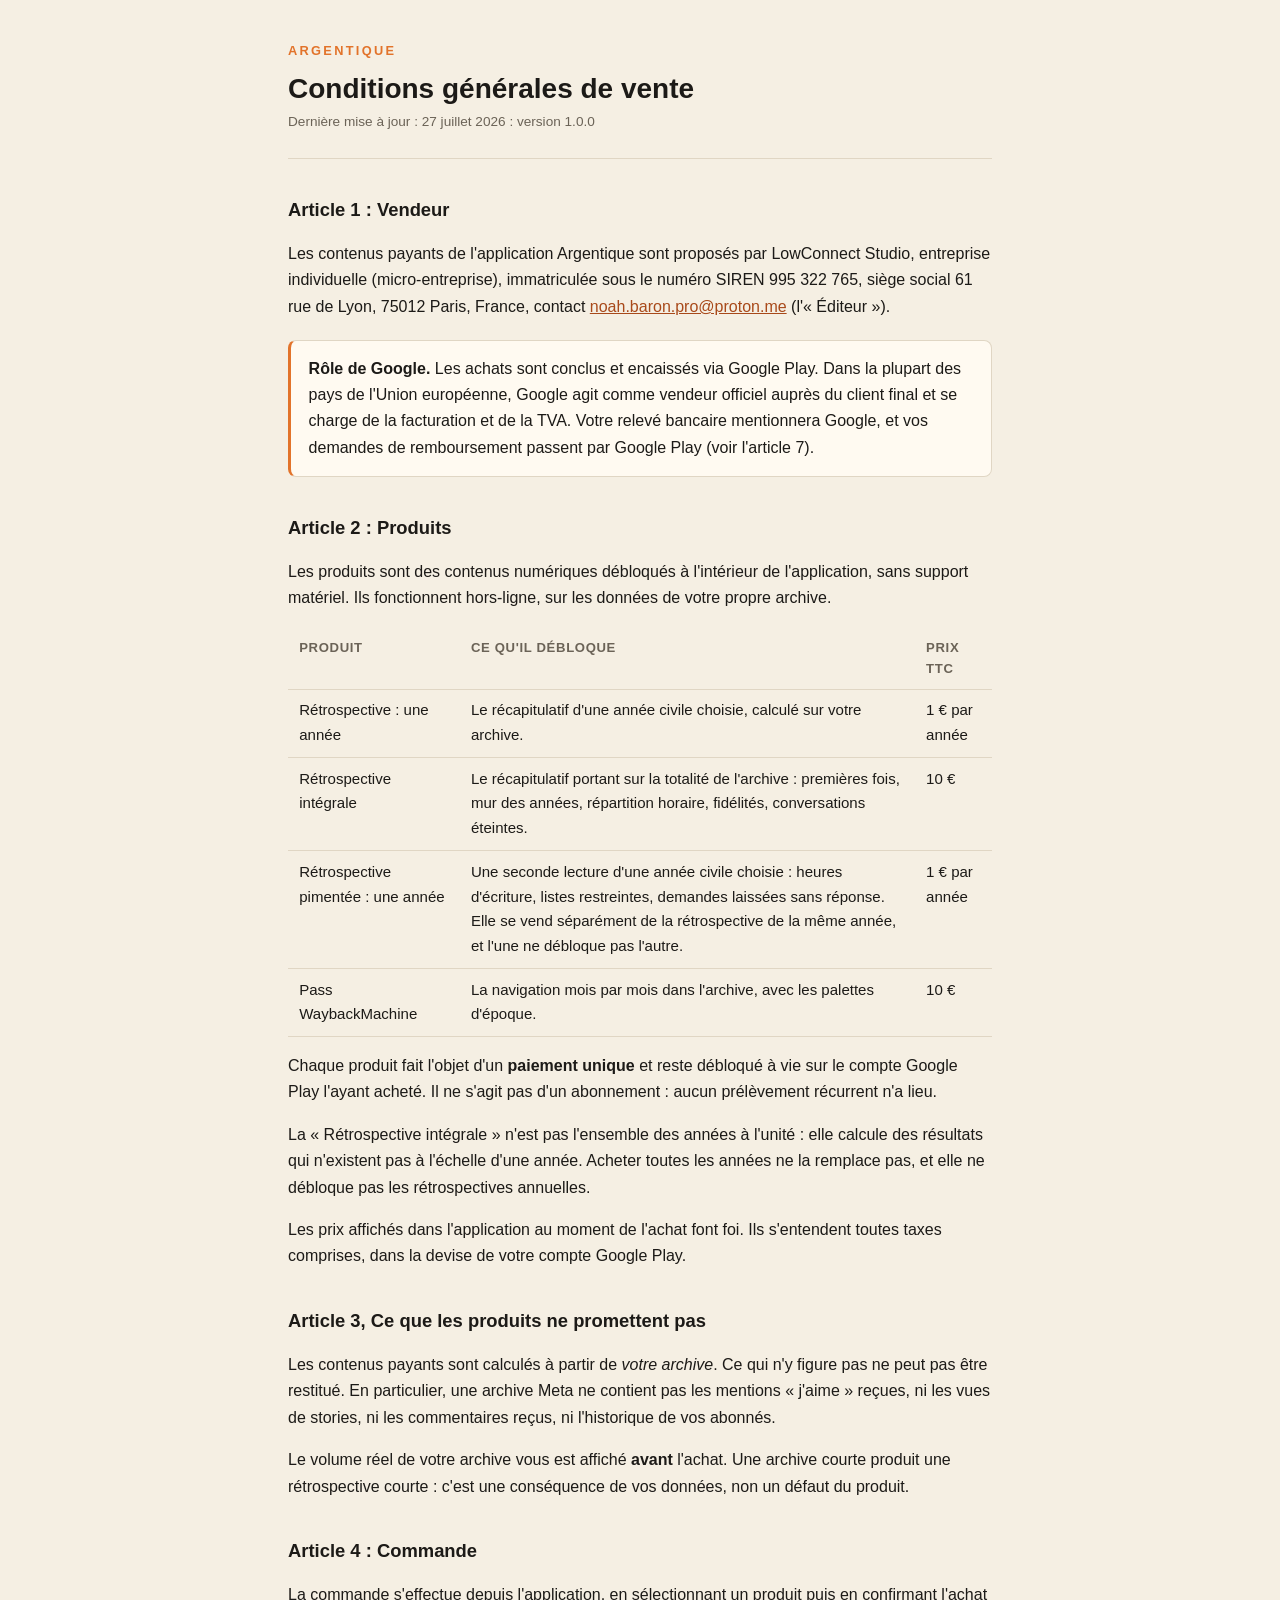
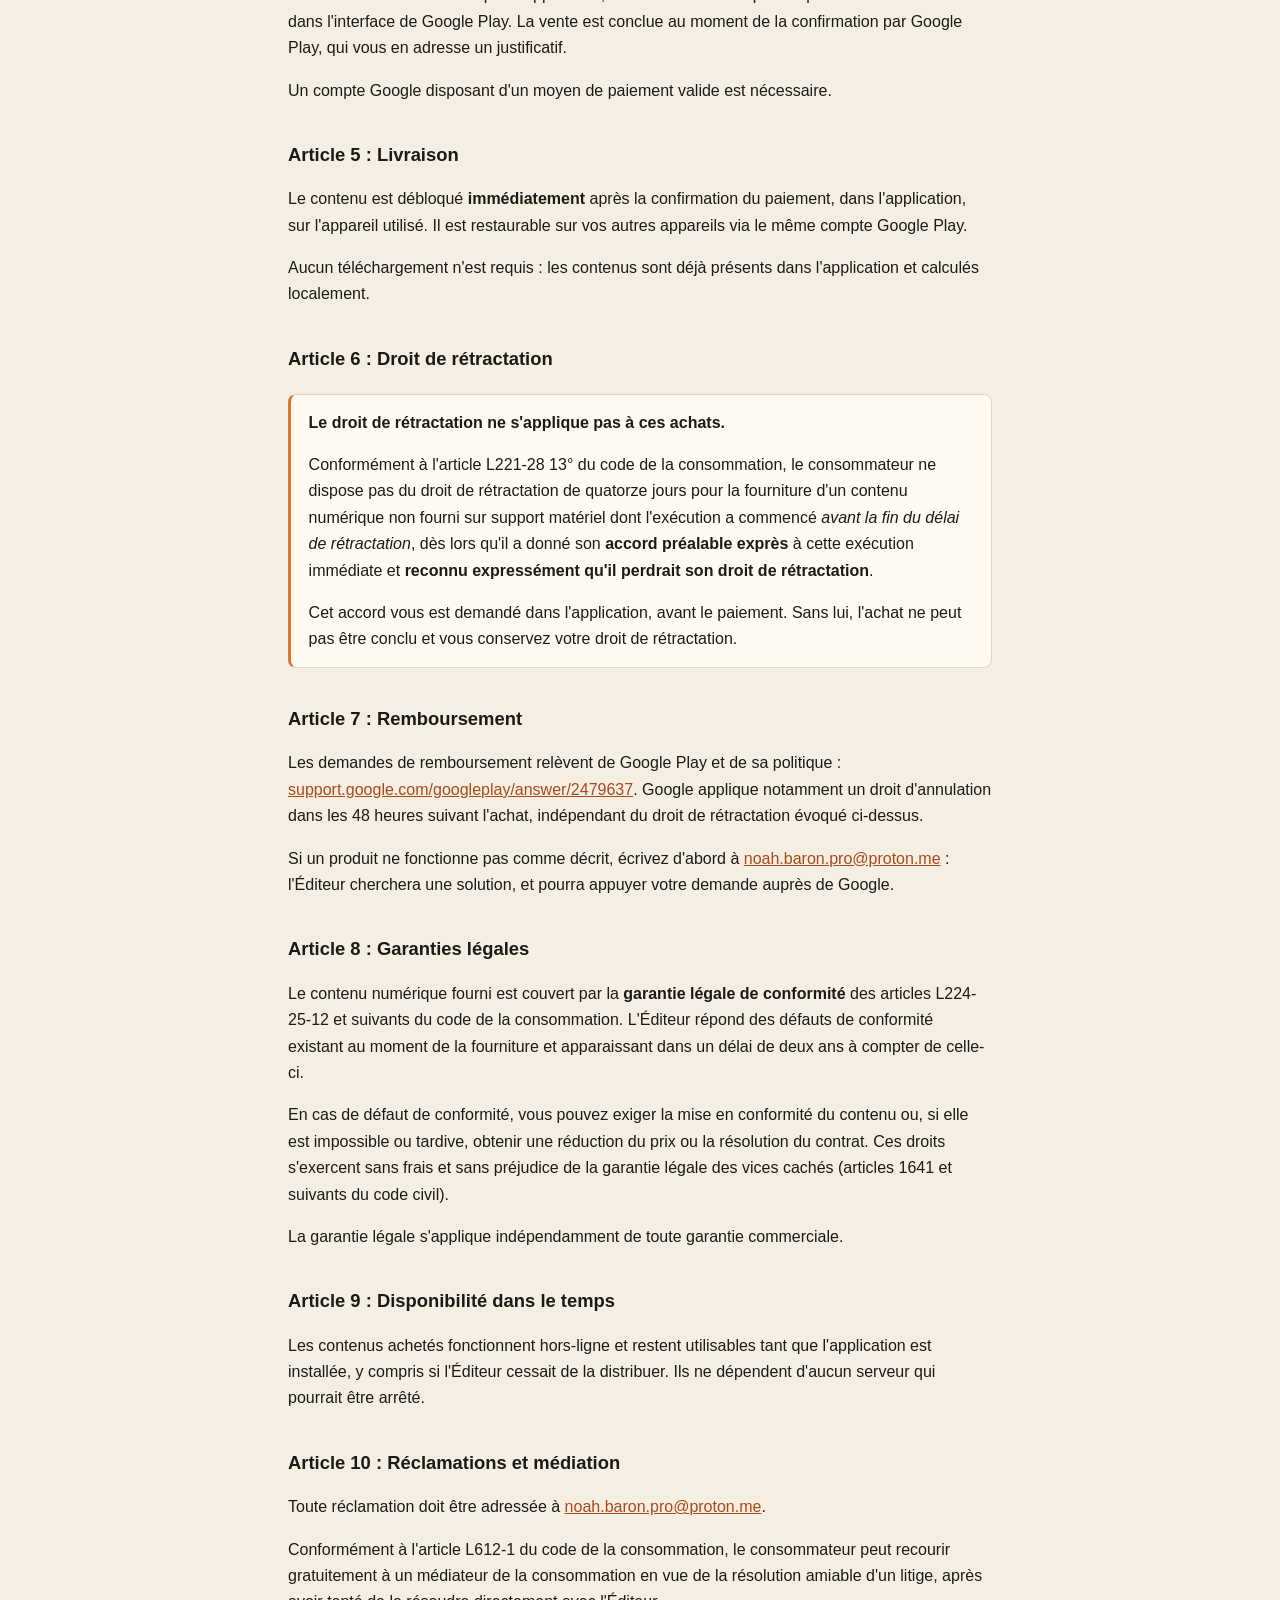
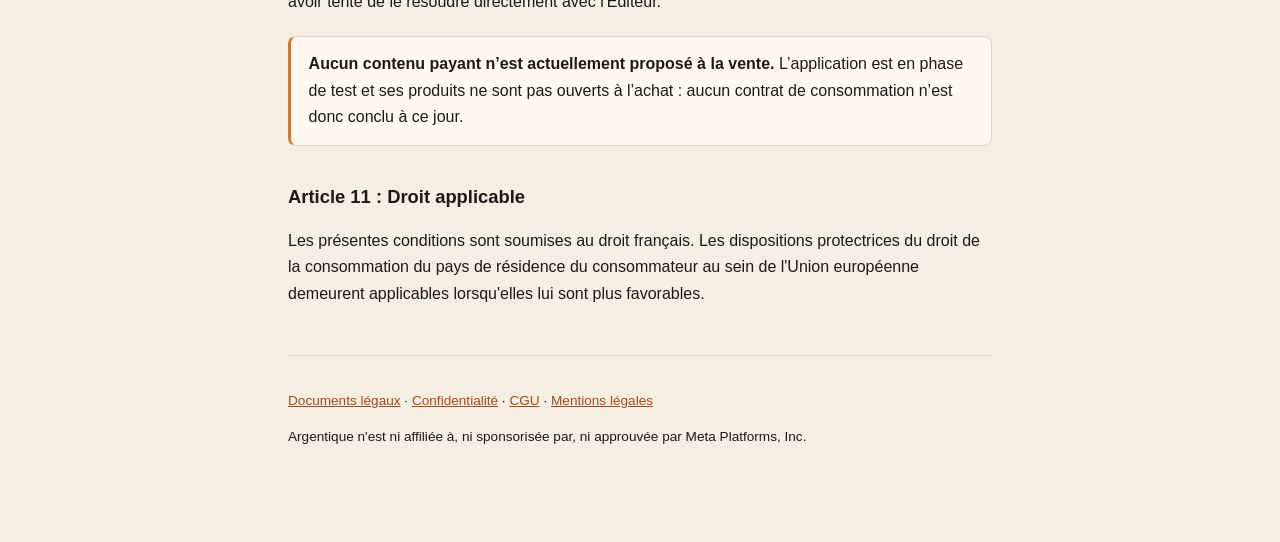
<file: legal/cgv.html>
<!doctype html>
<html lang="fr">
<head>
<meta charset="utf-8">
<meta name="viewport" content="width=device-width, initial-scale=1">
<title>Conditions générales de vente, Argentique</title>
<link rel="stylesheet" href="style.css">
</head>
<body>

<header>
  <div class="brand">Argentique</div>
  <h1>Conditions générales de vente</h1>
  <p class="updated">Dernière mise à jour : 27 juillet 2026 : version 1.0.0</p>
</header>

<main>

<h2>Article 1 : Vendeur</h2>

<p>
  Les contenus payants de l'application Argentique sont proposés par
  LowConnect Studio,
  entreprise individuelle (micro-entreprise), immatriculée sous le numéro
  SIREN 995 322 765, siège social
  61 rue de Lyon, 75012 Paris, France, contact
  <a href="mailto:noah.baron.pro@proton.me">noah.baron.pro@proton.me</a> (l'« Éditeur »).
</p>

<div class="note">
  <p>
    <strong>Rôle de Google.</strong> Les achats sont conclus et encaissés via
    Google Play. Dans la plupart des pays de l'Union européenne, Google agit comme
    vendeur officiel auprès du client final et se charge de la facturation et de la
    TVA. Votre relevé bancaire mentionnera Google, et vos demandes de remboursement
    passent par Google Play (voir l'article 7).
  </p>
</div>

<h2>Article 2 : Produits</h2>

<p>
  Les produits sont des contenus numériques débloqués à l'intérieur de
  l'application, sans support matériel. Ils fonctionnent hors-ligne, sur les
  données de votre propre archive.
</p>

<table>
  <tr><th>Produit</th><th>Ce qu'il débloque</th><th>Prix TTC</th></tr>
  <tr>
    <td>Rétrospective : une année</td>
    <td>Le récapitulatif d'une année civile choisie, calculé sur votre archive.</td>
    <td>1 € par année</td>
  </tr>
  <tr>
    <td>Rétrospective intégrale</td>
    <td>Le récapitulatif portant sur la totalité de l'archive : premières fois, mur des années, répartition horaire, fidélités, conversations éteintes.</td>
    <td>10 €</td>
  </tr>
  <tr>
    <td>Rétrospective pimentée : une année</td>
    <td>Une seconde lecture d'une année civile choisie : heures d'écriture, listes restreintes, demandes laissées sans réponse. Elle se vend séparément de la rétrospective de la même année, et l'une ne débloque pas l'autre.</td>
    <td>1 € par année</td>
  </tr>
  <tr>
    <td>Pass WaybackMachine</td>
    <td>La navigation mois par mois dans l'archive, avec les palettes d'époque.</td>
    <td>10 €</td>
  </tr>
</table>

<p>
  Chaque produit fait l'objet d'un <strong>paiement unique</strong> et reste
  débloqué à vie sur le compte Google Play l'ayant acheté. Il ne s'agit pas d'un
  abonnement : aucun prélèvement récurrent n'a lieu.
</p>
<p>
  La « Rétrospective intégrale » n'est pas l'ensemble des années à l'unité : elle calcule
  des résultats qui n'existent pas à l'échelle d'une année. Acheter toutes les années
  ne la remplace pas, et elle ne débloque pas les rétrospectives annuelles.
</p>
<p>
  Les prix affichés dans l'application au moment de l'achat font foi. Ils
  s'entendent toutes taxes comprises, dans la devise de votre compte Google Play.
</p>

<h2>Article 3, Ce que les produits ne promettent pas</h2>

<p>
  Les contenus payants sont calculés à partir de <em>votre archive</em>. Ce qui
  n'y figure pas ne peut pas être restitué. En particulier, une archive Meta ne
  contient pas les mentions « j'aime » reçues, ni les vues de stories, ni les
  commentaires reçus, ni l'historique de vos abonnés.
</p>
<p>
  Le volume réel de votre archive vous est affiché <strong>avant</strong> l'achat.
  Une archive courte produit une rétrospective courte : c'est une conséquence de
  vos données, non un défaut du produit.
</p>

<h2>Article 4 : Commande</h2>

<p>
  La commande s'effectue depuis l'application, en sélectionnant un produit puis en
  confirmant l'achat dans l'interface de Google Play. La vente est conclue au
  moment de la confirmation par Google Play, qui vous en adresse un justificatif.
</p>
<p>
  Un compte Google disposant d'un moyen de paiement valide est nécessaire.
</p>

<h2>Article 5 : Livraison</h2>

<p>
  Le contenu est débloqué <strong>immédiatement</strong> après la confirmation du
  paiement, dans l'application, sur l'appareil utilisé. Il est restaurable sur vos
  autres appareils via le même compte Google Play.
</p>
<p>
  Aucun téléchargement n'est requis : les contenus sont déjà présents dans
  l'application et calculés localement.
</p>

<h2>Article 6 : Droit de rétractation</h2>

<div class="note">
  <p>
    <strong>Le droit de rétractation ne s'applique pas à ces achats.</strong>
  </p>
  <p>
    Conformément à l'article L221-28 13° du code de la consommation, le
    consommateur ne dispose pas du droit de rétractation de quatorze jours pour la
    fourniture d'un contenu numérique non fourni sur support matériel dont
    l'exécution a commencé <em>avant la fin du délai de rétractation</em>, dès lors
    qu'il a donné son <strong>accord préalable exprès</strong> à cette exécution
    immédiate et <strong>reconnu expressément qu'il perdrait son droit de
    rétractation</strong>.
  </p>
  <p>
    Cet accord vous est demandé dans l'application, avant le paiement. Sans lui,
    l'achat ne peut pas être conclu et vous conservez votre droit de rétractation.
  </p>
</div>

<h2>Article 7 : Remboursement</h2>

<p>
  Les demandes de remboursement relèvent de Google Play et de sa politique :
  <a href="https://support.google.com/googleplay/answer/2479637">support.google.com/googleplay/answer/2479637</a>.
  Google applique notamment un droit d'annulation dans les 48 heures suivant
  l'achat, indépendant du droit de rétractation évoqué ci-dessus.
</p>
<p>
  Si un produit ne fonctionne pas comme décrit, écrivez d'abord à
  <a href="mailto:noah.baron.pro@proton.me">noah.baron.pro@proton.me</a> : l'Éditeur cherchera une
  solution, et pourra appuyer votre demande auprès de Google.
</p>

<h2>Article 8 : Garanties légales</h2>

<p>
  Le contenu numérique fourni est couvert par la <strong>garantie légale de
  conformité</strong> des articles L224-25-12 et suivants du code de la
  consommation. L'Éditeur répond des défauts de conformité existant au moment de la
  fourniture et apparaissant dans un délai de deux ans à compter de celle-ci.
</p>
<p>
  En cas de défaut de conformité, vous pouvez exiger la mise en conformité du
  contenu ou, si elle est impossible ou tardive, obtenir une réduction du prix ou
  la résolution du contrat. Ces droits s'exercent sans frais et sans préjudice de
  la garantie légale des vices cachés (articles 1641 et suivants du code civil).
</p>
<p>
  La garantie légale s'applique indépendamment de toute garantie commerciale.
</p>

<h2>Article 9 : Disponibilité dans le temps</h2>

<p>
  Les contenus achetés fonctionnent hors-ligne et restent utilisables tant que
  l'application est installée, y compris si l'Éditeur cessait de la distribuer. Ils
  ne dépendent d'aucun serveur qui pourrait être arrêté.
</p>

<h2>Article 10 : Réclamations et médiation</h2>

<p>
  Toute réclamation doit être adressée à
  <a href="mailto:noah.baron.pro@proton.me">noah.baron.pro@proton.me</a>.
</p>
<p>
  Conformément à l'article L612-1 du code de la consommation, le consommateur peut
  recourir gratuitement à un médiateur de la consommation en vue de la résolution
  amiable d'un litige, après avoir tenté de le résoudre directement avec l'Éditeur.
</p>

<div class="note">
  <p>
    <strong>Aucun contenu payant n’est actuellement proposé à la vente.</strong>
    L’application est en phase de test et ses produits ne sont pas ouverts à
    l’achat : aucun contrat de consommation n’est donc conclu à ce jour.
  </p>
  <!-- <p>
    L’Éditeur adhérera à un dispositif de médiation de la consommation et en
    publiera ici les coordonnées <strong>avant la mise en vente effective</strong>,
    l’obligation de l’article L612-1 naissant de la vente à des consommateurs :
    <span class="todo">[À COMPLÉTER avant la première vente : nom, adresse et site du médiateur]</span>
  </p> -->
</div>

<h2>Article 11 : Droit applicable</h2>

<p>
  Les présentes conditions sont soumises au droit français. Les dispositions
  protectrices du droit de la consommation du pays de résidence du consommateur
  au sein de l'Union européenne demeurent applicables lorsqu'elles lui sont plus
  favorables.
</p>

</main>

<footer>
  <p>
    <a href="index.html">Documents légaux</a> ·
    <a href="confidentialite.html">Confidentialité</a> ·
    <a href="cgu.html">CGU</a> ·
    <a href="mentions-legales.html">Mentions légales</a>
  </p>
  <p>Argentique n'est ni affiliée à, ni sponsorisée par, ni approuvée par Meta Platforms, Inc.</p>
</footer>

</body>
</html>
</file>
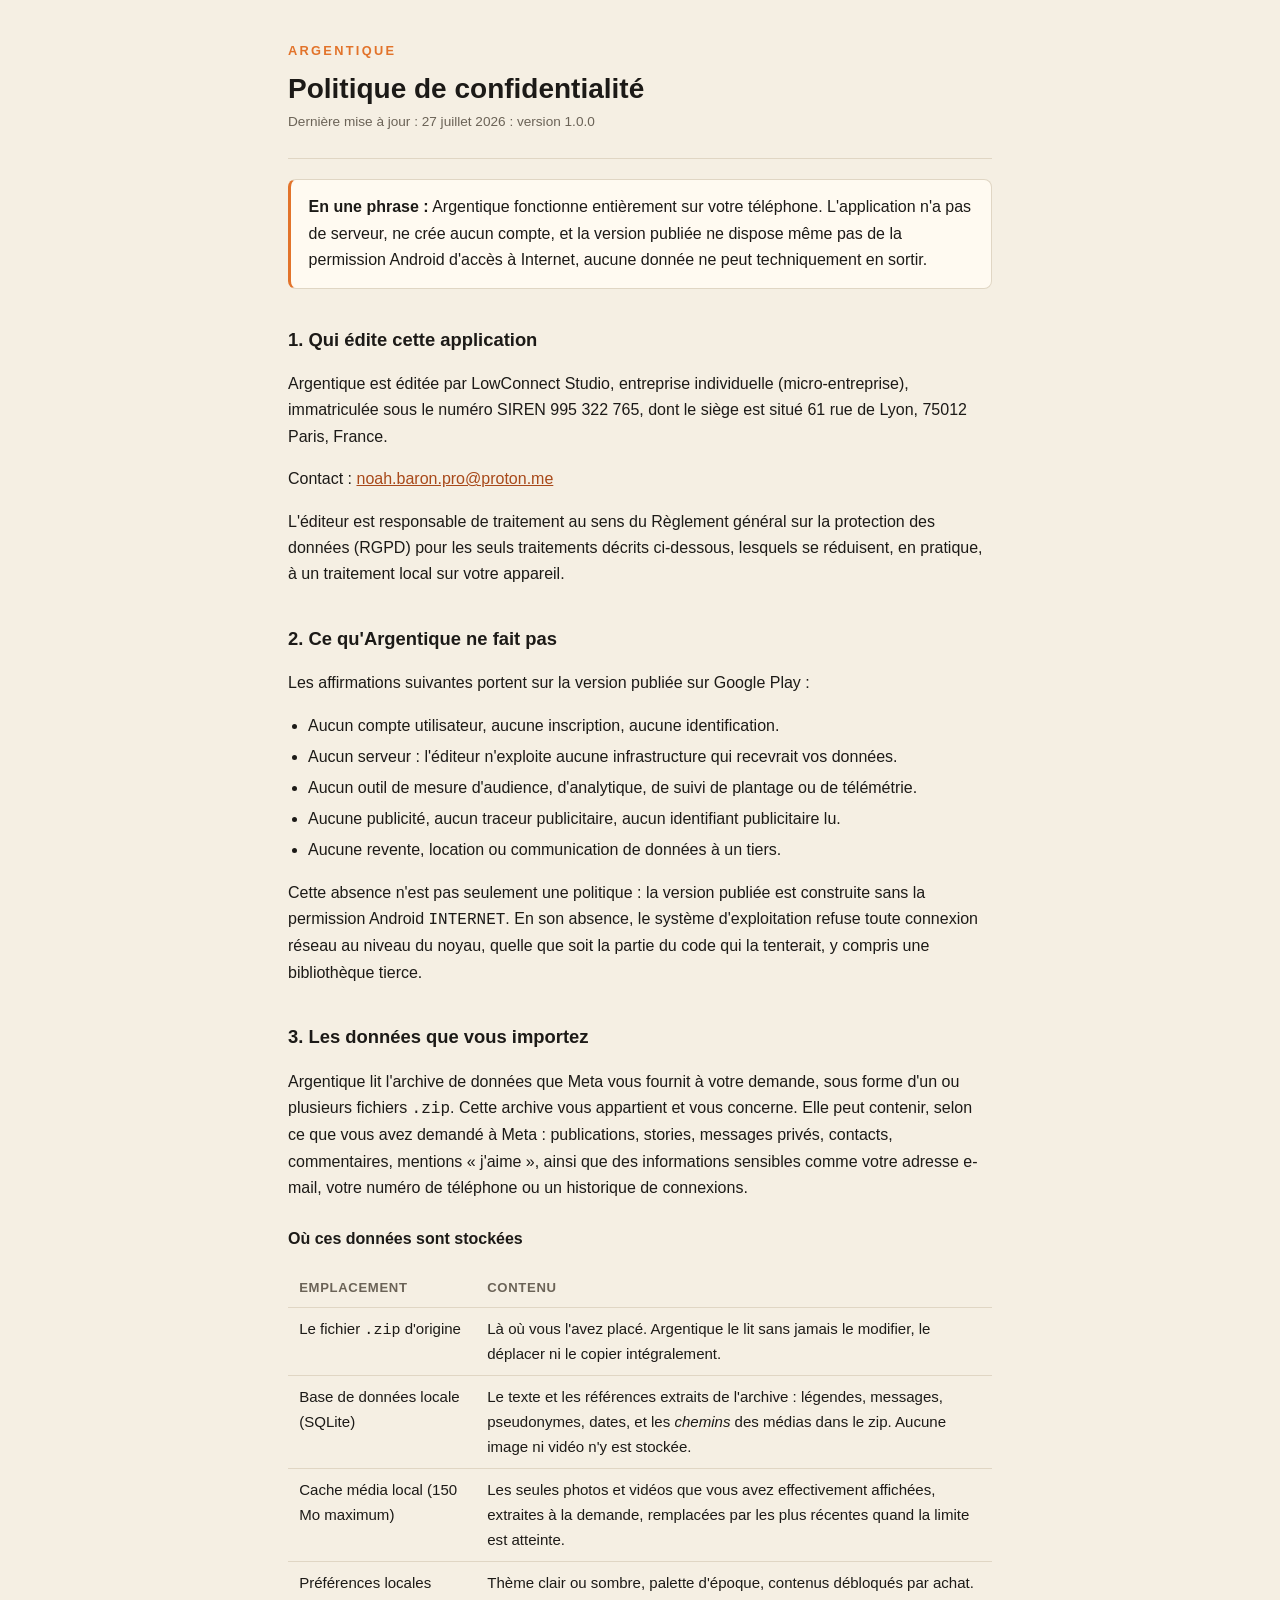
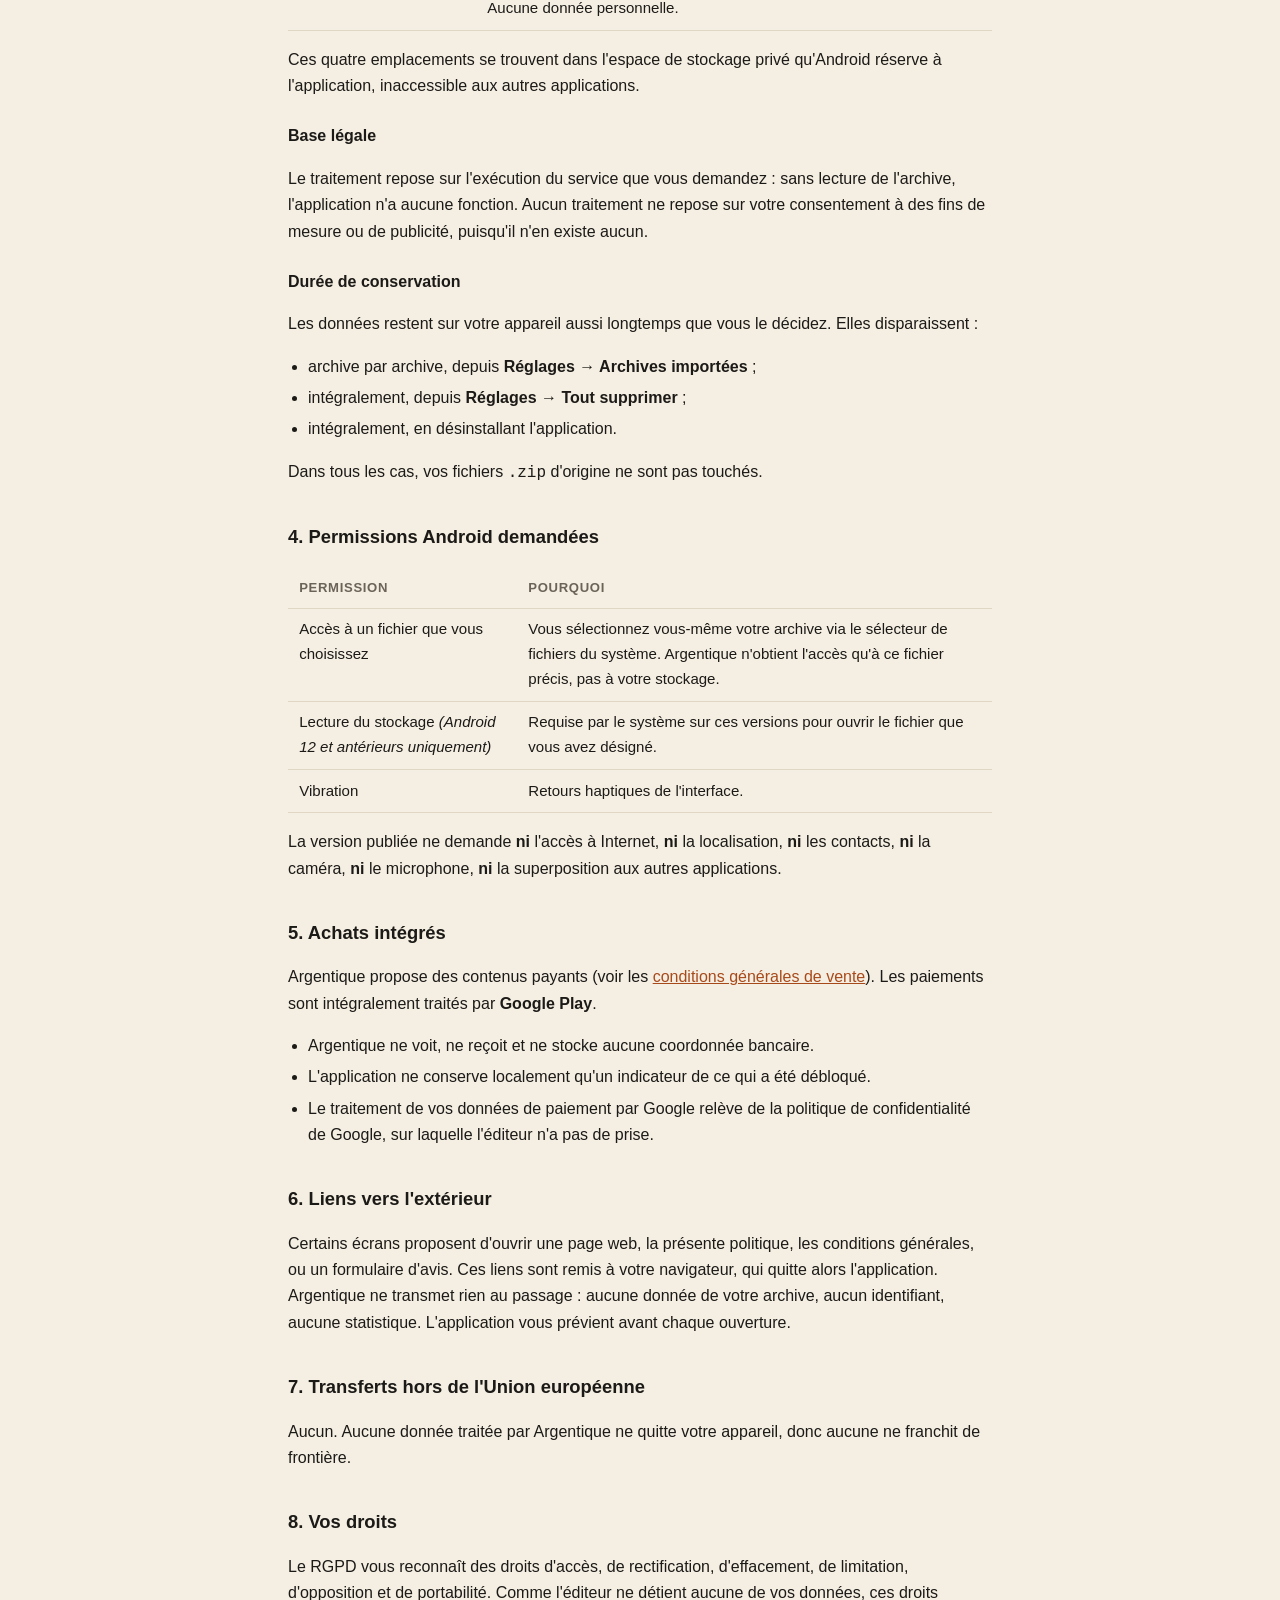
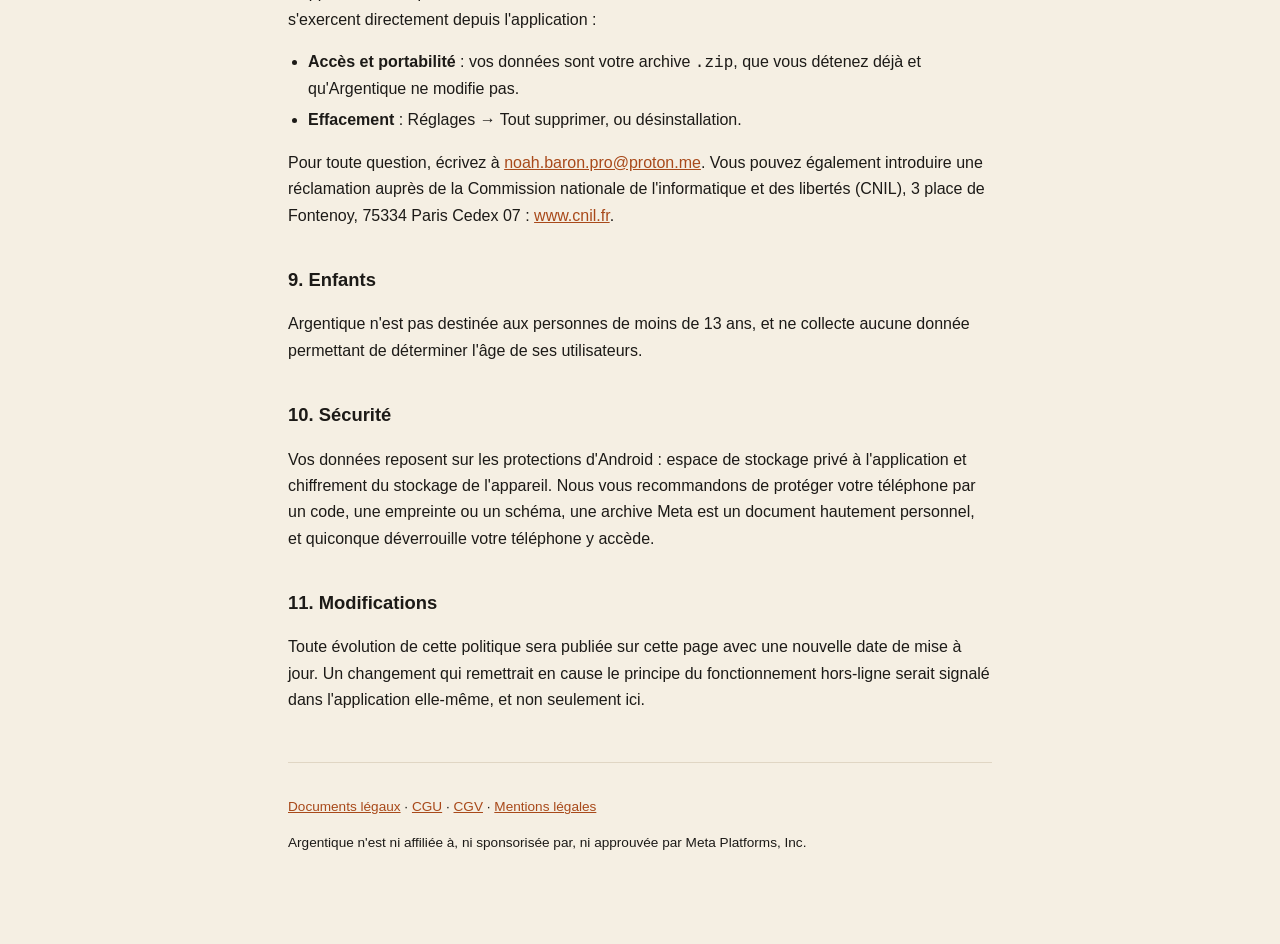
<file: legal/confidentialite.html>
<!doctype html>
<html lang="fr">
<head>
<meta charset="utf-8">
<meta name="viewport" content="width=device-width, initial-scale=1">
<title>Politique de confidentialité, Argentique</title>
<link rel="stylesheet" href="style.css">
</head>
<body>

<header>
  <div class="brand">Argentique</div>
  <h1>Politique de confidentialité</h1>
  <p class="updated">Dernière mise à jour : 27 juillet 2026 : version 1.0.0</p>
</header>

<main>

<div class="note">
  <p><strong>En une phrase :</strong> Argentique fonctionne entièrement sur votre
  téléphone. L'application n'a pas de serveur, ne crée aucun compte, et la version
  publiée ne dispose même pas de la permission Android d'accès à Internet, aucune
  donnée ne peut techniquement en sortir.</p>
</div>

<h2>1. Qui édite cette application</h2>

<p>
  Argentique est éditée par LowConnect Studio,
  entreprise individuelle (micro-entreprise), immatriculée sous le numéro
  SIREN 995 322 765, dont le siège est situé
  61 rue de Lyon, 75012 Paris, France.
</p>
<p>
  Contact : <a href="mailto:noah.baron.pro@proton.me">noah.baron.pro@proton.me</a>
</p>
<p>
  L'éditeur est responsable de traitement au sens du Règlement général sur la
  protection des données (RGPD) pour les seuls traitements décrits ci-dessous,
  lesquels se réduisent, en pratique, à un traitement local sur votre appareil.
</p>

<h2>2. Ce qu'Argentique ne fait pas</h2>

<p>Les affirmations suivantes portent sur la version publiée sur Google Play :</p>

<ul>
  <li>Aucun compte utilisateur, aucune inscription, aucune identification.</li>
  <li>Aucun serveur : l'éditeur n'exploite aucune infrastructure qui recevrait vos données.</li>
  <li>Aucun outil de mesure d'audience, d'analytique, de suivi de plantage ou de télémétrie.</li>
  <li>Aucune publicité, aucun traceur publicitaire, aucun identifiant publicitaire lu.</li>
  <li>Aucune revente, location ou communication de données à un tiers.</li>
</ul>

<p>
  Cette absence n'est pas seulement une politique : la version publiée est
  construite sans la permission Android <code>INTERNET</code>. En son absence, le
  système d'exploitation refuse toute connexion réseau au niveau du noyau, quelle
  que soit la partie du code qui la tenterait, y compris une bibliothèque tierce.
</p>

<h2>3. Les données que vous importez</h2>

<p>
  Argentique lit l'archive de données que Meta vous fournit à votre demande, sous
  forme d'un ou plusieurs fichiers <code>.zip</code>. Cette archive vous appartient
  et vous concerne. Elle peut contenir, selon ce que vous avez demandé à Meta :
  publications, stories, messages privés, contacts, commentaires, mentions
  « j'aime », ainsi que des informations sensibles comme votre adresse e-mail,
  votre numéro de téléphone ou un historique de connexions.
</p>

<h3>Où ces données sont stockées</h3>

<table>
  <tr><th>Emplacement</th><th>Contenu</th></tr>
  <tr>
    <td>Le fichier <code>.zip</code> d'origine</td>
    <td>Là où vous l'avez placé. Argentique le lit sans jamais le modifier, le déplacer ni le copier intégralement.</td>
  </tr>
  <tr>
    <td>Base de données locale (SQLite)</td>
    <td>Le texte et les références extraits de l'archive : légendes, messages, pseudonymes, dates, et les <em>chemins</em> des médias dans le zip. Aucune image ni vidéo n'y est stockée.</td>
  </tr>
  <tr>
    <td>Cache média local (150 Mo maximum)</td>
    <td>Les seules photos et vidéos que vous avez effectivement affichées, extraites à la demande, remplacées par les plus récentes quand la limite est atteinte.</td>
  </tr>
  <tr>
    <td>Préférences locales</td>
    <td>Thème clair ou sombre, palette d'époque, contenus débloqués par achat. Aucune donnée personnelle.</td>
  </tr>
</table>

<p>
  Ces quatre emplacements se trouvent dans l'espace de stockage privé
  qu'Android réserve à l'application, inaccessible aux autres applications.
</p>

<h3>Base légale</h3>

<p>
  Le traitement repose sur l'exécution du service que vous demandez : sans lecture
  de l'archive, l'application n'a aucune fonction. Aucun traitement ne repose sur
  votre consentement à des fins de mesure ou de publicité, puisqu'il n'en existe
  aucun.
</p>

<h3>Durée de conservation</h3>

<p>
  Les données restent sur votre appareil aussi longtemps que vous le décidez.
  Elles disparaissent :
</p>
<ul>
  <li>archive par archive, depuis <strong>Réglages → Archives importées</strong> ;</li>
  <li>intégralement, depuis <strong>Réglages → Tout supprimer</strong> ;</li>
  <li>intégralement, en désinstallant l'application.</li>
</ul>
<p>
  Dans tous les cas, vos fichiers <code>.zip</code> d'origine ne sont pas touchés.
</p>

<h2>4. Permissions Android demandées</h2>

<table>
  <tr><th>Permission</th><th>Pourquoi</th></tr>
  <tr>
    <td>Accès à un fichier que vous choisissez</td>
    <td>Vous sélectionnez vous-même votre archive via le sélecteur de fichiers du système. Argentique n'obtient l'accès qu'à ce fichier précis, pas à votre stockage.</td>
  </tr>
  <tr>
    <td>Lecture du stockage <em>(Android 12 et antérieurs uniquement)</em></td>
    <td>Requise par le système sur ces versions pour ouvrir le fichier que vous avez désigné.</td>
  </tr>
  <tr>
    <td>Vibration</td>
    <td>Retours haptiques de l'interface.</td>
  </tr>
</table>

<p>
  La version publiée ne demande <strong>ni</strong> l'accès à Internet,
  <strong>ni</strong> la localisation, <strong>ni</strong> les contacts,
  <strong>ni</strong> la caméra, <strong>ni</strong> le microphone,
  <strong>ni</strong> la superposition aux autres applications.
</p>

<h2>5. Achats intégrés</h2>

<p>
  Argentique propose des contenus payants (voir les
  <a href="cgv.html">conditions générales de vente</a>). Les paiements sont
  intégralement traités par <strong>Google Play</strong>.
</p>
<ul>
  <li>Argentique ne voit, ne reçoit et ne stocke aucune coordonnée bancaire.</li>
  <li>L'application ne conserve localement qu'un indicateur de ce qui a été débloqué.</li>
  <li>Le traitement de vos données de paiement par Google relève de la
      politique de confidentialité de Google, sur laquelle l'éditeur n'a pas de prise.</li>
</ul>

<h2>6. Liens vers l'extérieur</h2>

<p>
  Certains écrans proposent d'ouvrir une page web, la présente politique, les
  conditions générales, ou un formulaire d'avis. Ces liens sont remis à votre
  navigateur, qui quitte alors l'application. Argentique ne transmet rien au
  passage : aucune donnée de votre archive, aucun identifiant, aucune statistique.
  L'application vous prévient avant chaque ouverture.
</p>

<h2>7. Transferts hors de l'Union européenne</h2>

<p>
  Aucun. Aucune donnée traitée par Argentique ne quitte votre appareil, donc aucune
  ne franchit de frontière.
</p>

<h2>8. Vos droits</h2>

<p>
  Le RGPD vous reconnaît des droits d'accès, de rectification, d'effacement, de
  limitation, d'opposition et de portabilité. Comme l'éditeur ne détient aucune de
  vos données, ces droits s'exercent directement depuis l'application :
</p>
<ul>
  <li><strong>Accès et portabilité</strong> : vos données sont votre archive
      <code>.zip</code>, que vous détenez déjà et qu'Argentique ne modifie pas.</li>
  <li><strong>Effacement</strong> : Réglages → Tout supprimer, ou désinstallation.</li>
</ul>
<p>
  Pour toute question, écrivez à <a href="mailto:noah.baron.pro@proton.me">noah.baron.pro@proton.me</a>.
  Vous pouvez également introduire une réclamation auprès de la Commission
  nationale de l'informatique et des libertés (CNIL), 3 place de Fontenoy,
  75334 Paris Cedex 07 : <a href="https://www.cnil.fr">www.cnil.fr</a>.
</p>

<h2>9. Enfants</h2>

<p>
  Argentique n'est pas destinée aux personnes de moins de 13 ans, et ne collecte
  aucune donnée permettant de déterminer l'âge de ses utilisateurs.
</p>

<h2>10. Sécurité</h2>

<p>
  Vos données reposent sur les protections d'Android : espace de stockage privé à
  l'application et chiffrement du stockage de l'appareil. Nous vous recommandons de
  protéger votre téléphone par un code, une empreinte ou un schéma, une archive
  Meta est un document hautement personnel, et quiconque déverrouille votre
  téléphone y accède.
</p>

<h2>11. Modifications</h2>

<p>
  Toute évolution de cette politique sera publiée sur cette page avec une nouvelle
  date de mise à jour. Un changement qui remettrait en cause le principe du
  fonctionnement hors-ligne serait signalé dans l'application elle-même, et non
  seulement ici.
</p>

</main>

<footer>
  <p>
    <a href="index.html">Documents légaux</a> ·
    <a href="cgu.html">CGU</a> ·
    <a href="cgv.html">CGV</a> ·
    <a href="mentions-legales.html">Mentions légales</a>
  </p>
  <p>Argentique n'est ni affiliée à, ni sponsorisée par, ni approuvée par Meta Platforms, Inc.</p>
</footer>

</body>
</html>
</file>
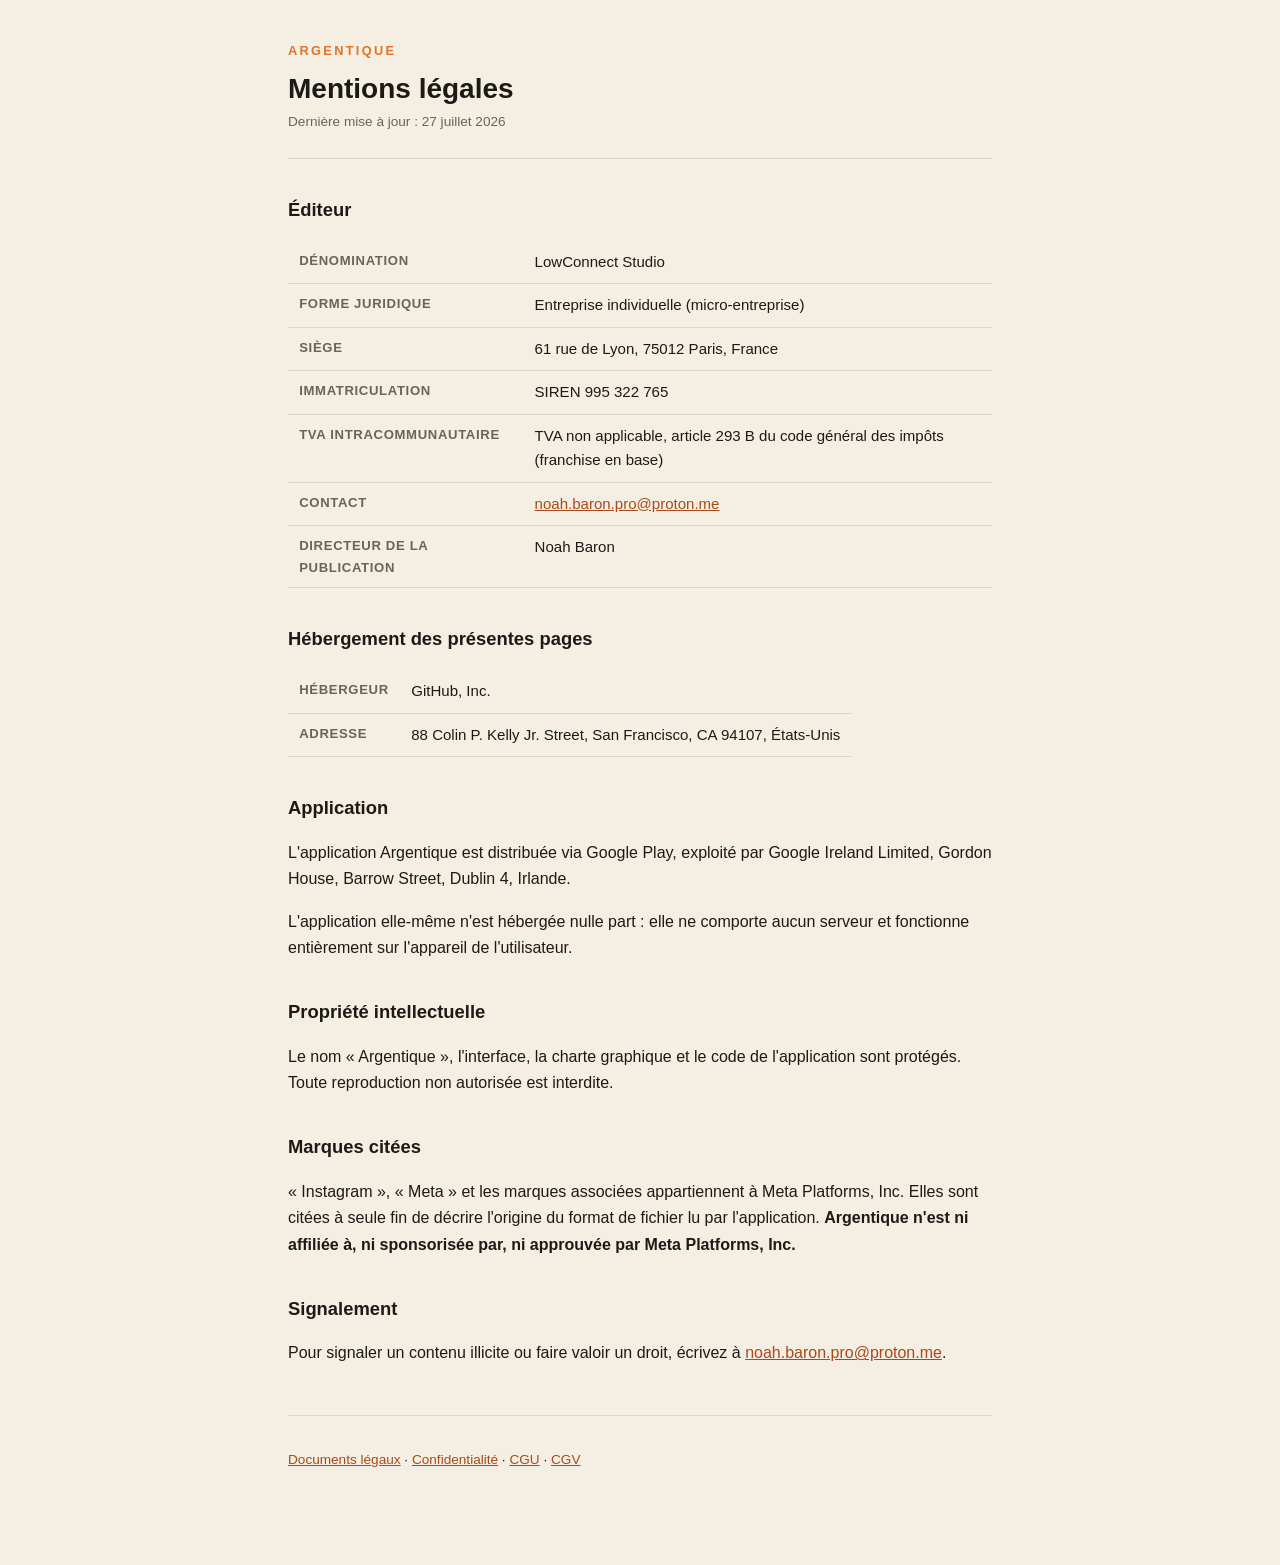
<file: legal/mentions-legales.html>
<!doctype html>
<html lang="fr">
<head>
<meta charset="utf-8">
<meta name="viewport" content="width=device-width, initial-scale=1">
<title>Mentions légales : Argentique</title>
<link rel="stylesheet" href="style.css">
</head>
<body>

<header>
  <div class="brand">Argentique</div>
  <h1>Mentions légales</h1>
  <p class="updated">Dernière mise à jour : 27 juillet 2026</p>
</header>

<main>

<h2>Éditeur</h2>

<table>
  <tr><th>Dénomination</th><td>LowConnect Studio</td></tr>
  <tr><th>Forme juridique</th><td>Entreprise individuelle (micro-entreprise)</td></tr>
  <tr><th>Siège</th><td>61 rue de Lyon, 75012 Paris, France</td></tr>
  <tr><th>Immatriculation</th><td>SIREN 995 322 765</td></tr>
  <tr><th>TVA intracommunautaire</th><td>TVA non applicable, article 293 B du code général des impôts (franchise en base)</td></tr>
  <tr><th>Contact</th><td><a href="mailto:noah.baron.pro@proton.me">noah.baron.pro@proton.me</a></td></tr>
  <tr><th>Directeur de la publication</th><td>Noah Baron</td></tr>
</table>

<h2>Hébergement des présentes pages</h2>

<table>
  <tr><th>Hébergeur</th><td>GitHub, Inc.</td></tr>
  <tr><th>Adresse</th><td>88 Colin P. Kelly Jr. Street, San Francisco, CA 94107, États-Unis</td></tr>
</table>

<h2>Application</h2>

<p>
  L'application Argentique est distribuée via Google Play, exploité par Google
  Ireland Limited, Gordon House, Barrow Street, Dublin 4, Irlande.
</p>
<p>
  L'application elle-même n'est hébergée nulle part : elle ne comporte aucun
  serveur et fonctionne entièrement sur l'appareil de l'utilisateur.
</p>

<h2>Propriété intellectuelle</h2>

<p>
  Le nom « Argentique », l'interface, la charte graphique et le code de
  l'application sont protégés. Toute reproduction non autorisée est interdite.
</p>

<h2>Marques citées</h2>

<p>
  « Instagram », « Meta » et les marques associées appartiennent à Meta Platforms,
  Inc. Elles sont citées à seule fin de décrire l'origine du format de fichier lu
  par l'application. <strong>Argentique n'est ni affiliée à, ni sponsorisée par, ni
  approuvée par Meta Platforms, Inc.</strong>
</p>

<h2>Signalement</h2>

<p>
  Pour signaler un contenu illicite ou faire valoir un droit, écrivez à
  <a href="mailto:noah.baron.pro@proton.me">noah.baron.pro@proton.me</a>.
</p>

</main>

<footer>
  <p>
    <a href="index.html">Documents légaux</a> ·
    <a href="confidentialite.html">Confidentialité</a> ·
    <a href="cgu.html">CGU</a> ·
    <a href="cgv.html">CGV</a>
  </p>
</footer>

</body>
</html>
</file>
<file: accueil.css>
/* Page d'accueil d'Argentique.

   Même principe que legal/style.css : aucune police distante, aucun script,
   aucune requête sortante. Tout ce que cette page demande au navigateur vient de
   ce dépôt. Une page qui vend l'absence de réseau et chargerait un traceur au
   passage se contredirait toute seule.

   Les couleurs viennent de src/theme/tokens.ts (themeVault), pour que le site et
   l'application se reconnaissent.

   ── La mise en page ────────────────────────────────────────────────────────
   Les sections occupent toute la largeur de l'écran et portent leur propre fond.
   À l'intérieur, .page recentre le contenu sans le laisser s'étaler, et les
   paragraphes gardent une largeur de lecture (--measure) : au-delà d'une
   soixantaine de caractères, l'œil rate le début de la ligne suivante. Large ne
   veut donc pas dire que le texte va d'un bord à l'autre. */

@font-face {
  font-family: "Instrument Serif";
  src: url("fonts/InstrumentSerif-Regular.ttf") format("truetype");
  font-weight: 400;
  font-style: normal;
  font-display: swap;
}

@font-face {
  font-family: "Instrument Serif";
  src: url("fonts/InstrumentSerif-Italic.ttf") format("truetype");
  font-weight: 400;
  font-style: italic;
  font-display: swap;
}

:root {
  --paper: #f5efe3;
  --ink: #1c1a17;
  --ink-soft: #6b6357;
  --accent: #e2732a;
  --rule: #e0d6c4;
  --card: #fffaf1;
  --band: #efe7d8;
  --terminal: #221e19;
  --terminal-ink: #ede6da;

  /* L'orange de marque décore. Il n'écrit pas : sur le fond crème il donne
     2,9:1, sous le seuil AA de 4,5:1. Ces jetons portent la même teinte, assez
     foncée pour être lue. */
  --link: #a8491a;
  --cta-bg: #a8491a;
  --cta-ink: #ffffff;

  --page: 82rem;      /* largeur maximale du contenu */
  --measure: 38rem;   /* largeur de lecture d'un paragraphe */
  --gut: clamp(1.25rem, 5vw, 4rem);

  --serif: "Instrument Serif", Georgia, "Times New Roman", serif;
  --sans: -apple-system, BlinkMacSystemFont, "Segoe UI", Roboto, Helvetica, Arial, sans-serif;
  --mono: ui-monospace, SFMono-Regular, "SF Mono", Menlo, Consolas, monospace;
}

@media (prefers-color-scheme: dark) {
  :root {
    --paper: #14120f;
    --ink: #f0e9dd;
    --ink-soft: #9a9184;
    --accent: #f0913f;
    --rule: #2e2822;
    --card: #1c1915;
    --band: #191612;
    --terminal: #0c0a08;
    --terminal-ink: #ede6da;

    /* Sur fond sombre la polarité s'inverse : l'orange clair se lit bien
       (7,9:1) et c'est l'encre du bouton qui doit devenir sombre. */
    --link: #f0913f;
    --cta-bg: #f0913f;
    --cta-ink: #14120f;
  }
}

* { box-sizing: border-box; }

html { scroll-behavior: smooth; }
@media (prefers-reduced-motion: reduce) { html { scroll-behavior: auto; } }

body {
  margin: 0;
  background: var(--paper);
  color: var(--ink);
  font: 16px/1.65 var(--sans);
  -webkit-text-size-adjust: 100%;
}

.page {
  max-width: var(--page);
  margin: 0 auto;
  padding-inline: var(--gut);
}

a { color: var(--link); }
a:focus-visible,
.cta:focus-visible { outline: 2px solid var(--link); outline-offset: 3px; border-radius: 4px; }

/* `android.permission.INTERNET` est un seul mot de 27 caractères. Sans coupure
   autorisée il pousse le paragraphe au-delà de la largeur du téléphone et fait
   défiler la page entière de côté. */
code { font-family: var(--mono); font-size: 0.92em; overflow-wrap: anywhere; }

/* ── Bandes ────────────────────────────────────────────────────────────── */

.band { padding-block: clamp(3rem, 7vw, 5.5rem); }
.band.alt { background: var(--band); }
.band.tight { padding-block: clamp(2rem, 4vw, 3rem); }

/* ── En-tête ───────────────────────────────────────────────────────────── */

.top { border-bottom: 1px solid var(--rule); }

.top .page {
  display: flex; align-items: center; justify-content: space-between;
  gap: 1rem; padding-block: 1.1rem;
}

.brand {
  display: flex; align-items: center; gap: 0.65rem;
  font-family: var(--serif); font-style: italic;
  font-size: 1.45rem; color: var(--accent); text-decoration: none;
}

.brand img { width: 32px; height: 32px; border-radius: 8px; }

.top nav { display: flex; gap: clamp(0.8rem, 2vw, 1.6rem); font-size: 0.92rem; }
.top nav a { color: var(--ink-soft); text-decoration: none; }
.top nav a:hover { color: var(--link); }

/* ── Accroche ──────────────────────────────────────────────────────────── */

.hero .page {
  display: grid; gap: clamp(2rem, 5vw, 4rem);
  align-items: center;
}

@media (min-width: 62rem) {
  .hero .page { grid-template-columns: 1.15fr 0.85fr; }
}

.hero h1 {
  font-family: var(--serif); font-style: italic; font-weight: 400;
  font-size: clamp(3rem, 9vw, 6rem);
  line-height: 0.95; letter-spacing: -0.015em;
  margin: 0; text-wrap: balance;
}

.hero .lede {
  font-size: clamp(1.05rem, 1.6vw, 1.25rem);
  color: var(--ink-soft); max-width: var(--measure);
  margin: 1.6rem 0 0;
}

.hero .lede strong { color: var(--ink); font-weight: 600; }

.hero-shot { margin: 0; justify-self: center; }

.hero-shot img {
  display: block; width: 100%; max-width: 22rem; height: auto;
  border: 1px solid var(--rule); border-radius: 1rem;
}

.rule-accent {
  width: 6rem; height: 3px; background: var(--accent);
  border: 0; margin: 1.75rem 0 0;
}

/* ── Bandeau d'état ────────────────────────────────────────────────────── */

.status {
  background: var(--card);
  border: 1px solid var(--rule);
  border-left: 3px solid var(--accent);
  border-radius: 0.7rem;
  padding: clamp(1.1rem, 2.5vw, 1.6rem);
}

@media (min-width: 62rem) {
  .status { display: grid; grid-template-columns: 1fr auto; gap: 2rem; align-items: center; }
  .status .status-text { max-width: 46rem; }
}

.status .label {
  font-family: var(--mono); font-size: 0.72rem;
  letter-spacing: 0.14em; text-transform: uppercase;
  color: var(--accent); margin: 0 0 0.6rem;
}

.status p { margin: 0.6rem 0 0; }
.status .label + p { margin-top: 0; }

.cta {
  display: inline-block; white-space: nowrap;
  background: var(--cta-bg); color: var(--cta-ink);
  padding: 0.8rem 1.4rem; border-radius: 0.6rem;
  text-decoration: none; font-weight: 600; font-size: 0.98rem;
}

.cta:hover { filter: brightness(1.08); }

@media (max-width: 61.99rem) { .cta { margin-top: 1.2rem; } }

/* ── Titres de section ─────────────────────────────────────────────────── */

h2 {
  font-family: var(--serif); font-style: italic; font-weight: 400;
  font-size: clamp(2rem, 4.5vw, 3.2rem);
  line-height: 1.05; margin: 0 0 1rem; text-wrap: balance;
}

h3 { font-size: 1.02rem; margin: 0 0 0.35rem; }

.eyebrow {
  font-family: var(--mono); font-size: 0.72rem;
  letter-spacing: 0.14em; text-transform: uppercase;
  color: var(--ink-soft); margin: 0 0 0.8rem;
}

.band p { max-width: var(--measure); }

/* ── Le bloc de preuve ─────────────────────────────────────────────────── */

.proof-grid { display: grid; gap: clamp(1.5rem, 4vw, 3rem); }

@media (min-width: 62rem) {
  .proof-grid { grid-template-columns: 1fr 1fr; align-items: start; }
}

.proof {
  background: var(--terminal); color: var(--terminal-ink);
  border-radius: 0.8rem; padding: clamp(1.1rem, 2.5vw, 1.6rem);
  overflow-x: auto;
  font-family: var(--mono); font-size: 0.84rem; line-height: 1.8;
  /* Les sauts de ligne du HTML sont le contenu. Sans ceci la sortie de la
     commande s'aplatit en un paragraphe et ne ressemble plus à rien. */
  white-space: pre;
}

.proof .prompt { color: var(--accent); user-select: none; }
.proof .out { color: #9a9184; }
.proof .hit { color: #7fb069; }

.proof-note {
  font-size: 0.92rem; color: var(--ink-soft);
  max-width: var(--measure); margin: 1rem 0 0;
}

/* ── Grilles de contenu ────────────────────────────────────────────────── */

.features {
  display: grid; gap: 1rem; margin: 2rem 0 0; padding: 0; list-style: none;
  grid-template-columns: repeat(auto-fit, minmax(15rem, 1fr));
}

.features li {
  background: var(--card); border: 1px solid var(--rule);
  border-radius: 0.7rem; padding: 1.15rem 1.3rem;
}

.features p { margin: 0; color: var(--ink-soft); font-size: 0.94rem; max-width: none; }

/* ── Deux colonnes texte + image ───────────────────────────────────────── */

.split { display: grid; gap: clamp(2rem, 5vw, 4rem); align-items: center; }

@media (min-width: 62rem) {
  .split { grid-template-columns: 1fr 1fr; }
  .split.reverse > :first-child { order: 2; }
}

.split figure { margin: 0; justify-self: center; }

.split figure img {
  display: block; width: 100%; max-width: 20rem; height: auto;
  border: 1px solid var(--rule); border-radius: 1rem;
}

.split figcaption {
  font-family: var(--mono); font-size: 0.7rem;
  letter-spacing: 0.08em; text-transform: uppercase;
  color: var(--ink-soft); margin-top: 0.7rem; text-align: center;
}

/* ── Limites ───────────────────────────────────────────────────────────── */

.limits {
  display: grid; gap: 1rem; margin: 2rem 0 0; padding: 0; list-style: none;
  grid-template-columns: repeat(auto-fit, minmax(17rem, 1fr));
}

.limits li {
  border-top: 2px solid var(--rule); padding-top: 0.9rem;
  color: var(--ink-soft); font-size: 0.95rem;
}

.limits strong { color: var(--ink); display: block; margin-bottom: 0.25rem; }

/* ── Pied ──────────────────────────────────────────────────────────────── */

footer { border-top: 1px solid var(--rule); color: var(--ink-soft); font-size: 0.9rem; }

footer .page { padding-block: 2.5rem; }

footer nav { display: flex; flex-wrap: wrap; gap: 0.5rem 1.4rem; margin-bottom: 1.4rem; }

footer p { margin: 0.7rem 0 0; max-width: 44rem; }

/* Marqueur des informations à renseigner avant publication. Même code visuel
   que legal/style.css : une page mise en ligne avec un trou dedans doit se
   voir. */
.todo {
  background: #ffe8b0; color: #6b4a00;
  padding: 0.1rem 0.35rem; border-radius: 0.25rem;
  font-weight: 600; font-size: 0.92em;
}
</file>
<file: legal/style.css>
/* Feuille commune aux pages légales d'Argentique.
   Autonome : aucune police distante, aucun script, aucune requête sortante, une
   page qui traquerait ses lecteurs contredirait ce qu'elle affirme. */

:root {
  --paper: #f5efe3;
  --ink: #1c1a17;
  --ink-soft: #6b6357;
  --accent: #e2732a;
  --rule: #e0d6c4;
  --card: #fffaf1;
  /* L'orange de marque décore (sur-titres, filets) mais ne peut pas écrire :
     #e2732a sur le fond crème donne 2,9:1, sous le seuil AA de 4,5:1. Les liens
     prennent donc la même teinte, assez foncée pour être lue. */
  --link: #a8491a;
}

@media (prefers-color-scheme: dark) {
  :root {
    --paper: #14120f;
    --ink: #f0e9dd;
    --ink-soft: #9a9184;
    --accent: #f0913f;
    --rule: #2e2822;
    --card: #1c1915;
    /* Polarité inversée : sur fond sombre l'orange clair est lisible (7,9:1). */
    --link: #f0913f;
  }
}

* { box-sizing: border-box; }

body {
  margin: 0;
  padding: 0 1.25rem 5rem;
  background: var(--paper);
  color: var(--ink);
  font: 16px/1.65 -apple-system, BlinkMacSystemFont, "Segoe UI", Roboto, Helvetica, Arial, sans-serif;
  -webkit-text-size-adjust: 100%;
}

main { max-width: 44rem; margin: 0 auto; }

header {
  max-width: 44rem;
  margin: 0 auto;
  padding: 2.5rem 0 1.5rem;
  border-bottom: 1px solid var(--rule);
}

header .brand {
  font-size: 0.8rem;
  letter-spacing: 0.18em;
  text-transform: uppercase;
  color: var(--accent);
  font-weight: 600;
}

h1 { font-size: 1.75rem; line-height: 1.25; margin: 0.6rem 0 0.35rem; }
h2 { font-size: 1.15rem; margin: 2.25rem 0 0.6rem; }
h3 { font-size: 1rem; margin: 1.5rem 0 0.4rem; }

.updated { color: var(--ink-soft); font-size: 0.85rem; margin: 0; }

p, li { color: var(--ink); }
ul, ol { padding-left: 1.25rem; }
li { margin: 0.3rem 0; }

a { color: var(--link); }

strong { font-weight: 650; }

.note {
  background: var(--card);
  border: 1px solid var(--rule);
  border-left: 3px solid var(--accent);
  border-radius: 0.5rem;
  padding: 0.9rem 1.1rem;
  margin: 1.25rem 0;
}

.note p:first-child { margin-top: 0; }
.note p:last-child { margin-bottom: 0; }

/* Marqueur des informations que l'éditeur doit renseigner avant publication.
   Volontairement criard : une page légale mise en ligne avec un trou dedans est
   pire que pas de page du tout. */
.todo {
  background: #ffe8b0;
  color: #6b4a00;
  padding: 0.1rem 0.35rem;
  border-radius: 0.25rem;
  font-weight: 600;
  font-size: 0.92em;
}

table {
  width: 100%;
  border-collapse: collapse;
  margin: 1rem 0;
  font-size: 0.94rem;
  display: block;
  overflow-x: auto;
}

th, td {
  text-align: left;
  padding: 0.55rem 0.7rem;
  border-bottom: 1px solid var(--rule);
  vertical-align: top;
}

th { color: var(--ink-soft); font-weight: 600; font-size: 0.82rem; text-transform: uppercase; letter-spacing: 0.05em; }

nav.toc { margin: 1.5rem 0 0; }
nav.toc ul { list-style: none; padding: 0; }
nav.toc li { margin: 0.45rem 0; }

footer {
  max-width: 44rem;
  margin: 3rem auto 0;
  padding-top: 1.25rem;
  border-top: 1px solid var(--rule);
  color: var(--ink-soft);
  font-size: 0.85rem;
}
</file>
